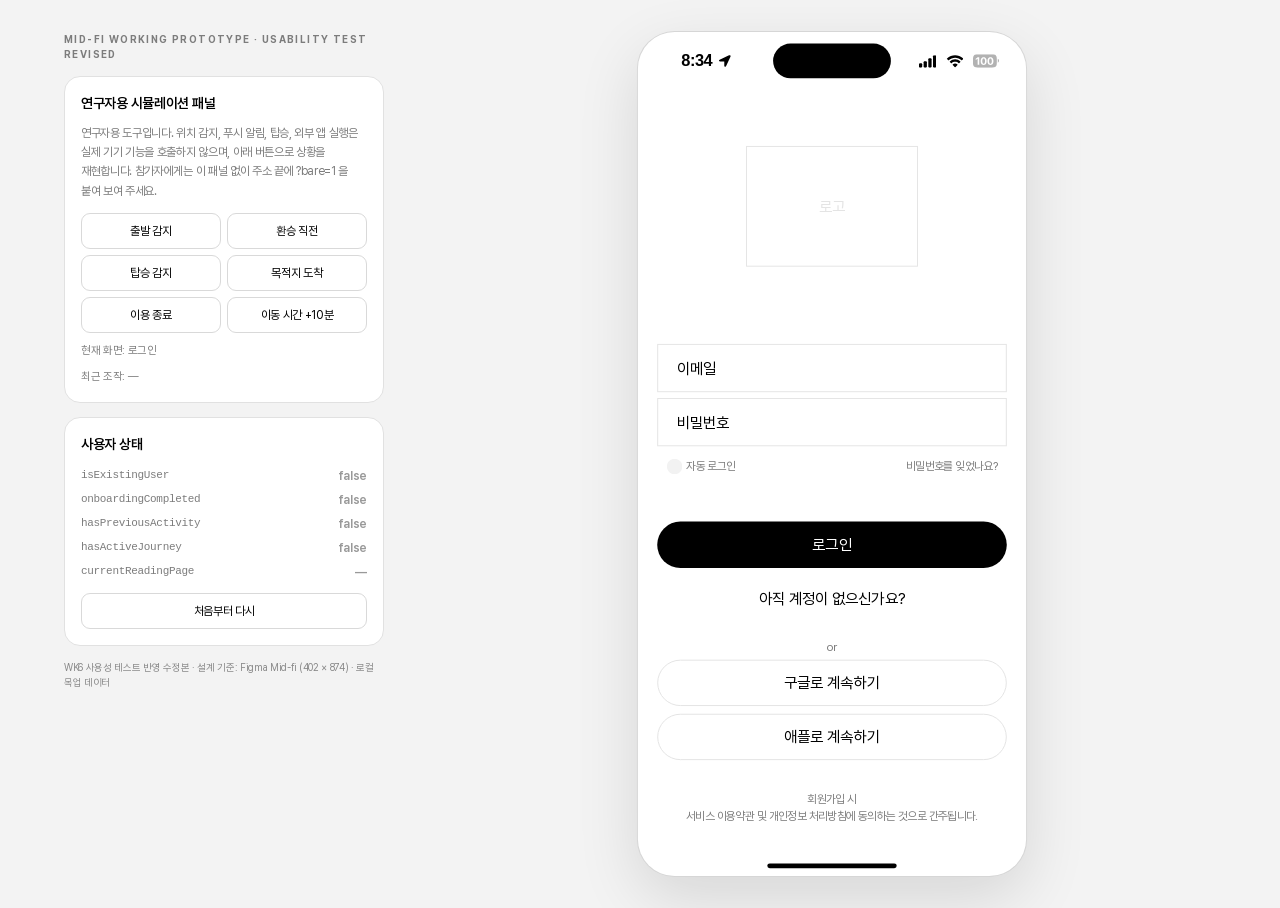
<file: wk6-revised/index.html>
<!doctype html>
<html lang="ko">
<head>
  <meta charset="utf-8">
  <meta name="viewport" content="width=device-width, initial-scale=1, viewport-fit=cover">
  <meta name="theme-color" content="#ffffff">
  <title>이동 중 활동 기록 · WK6 사용성 테스트 반영 수정본</title>
  <link rel="preload" href="./assets/fonts/Pretendard-Regular.woff2" as="font" type="font/woff2" crossorigin>
  <link rel="preload" href="./assets/fonts/Pretendard-Medium.woff2" as="font" type="font/woff2" crossorigin>
  <link rel="preload" href="./assets/fonts/Pretendard-Light.woff2" as="font" type="font/woff2" crossorigin>
  <link rel="preload" href="./assets/images/services/logos.png" as="image">
  <link rel="stylesheet" href="./styles.css">
</head>
<body>
  <div class="workspace">
    <aside class="workbench" id="workbench" aria-label="프로토타입 시뮬레이션">
      <p class="wb-eyebrow">MID-FI WORKING PROTOTYPE · USABILITY TEST REVISED</p>
      <section class="wb-panel">
        <h2>연구자용 시뮬레이션 패널</h2>
        <p class="wb-copy">연구자용 도구입니다. 위치 감지, 푸시 알림, 탑승, 외부 앱 실행은 실제 기기 기능을 호출하지 않으며, 아래 버튼으로 상황을 재현합니다. 참가자에게는 이 패널 없이 주소 끝에 ?bare=1 을 붙여 보여 주세요.</p>
        <div class="wb-grid">
          <button type="button" data-action="sim-depart">출발 감지</button>
          <button type="button" data-action="sim-transfer">환승 직전</button>
          <button type="button" data-action="sim-boarding">탑승 감지</button>
          <button type="button" data-action="sim-destination">목적지 도착</button>
          <button type="button" data-action="end-use">이용 종료</button>
          <button type="button" data-action="sim-time">이동 시간 +10분</button>
        </div>
        <p class="wb-status" id="wb-status">현재 화면: 로그인</p>
        <p class="wb-status" id="wb-log">최근 조작: —</p>
      </section>
      <section class="wb-panel">
        <h2>사용자 상태</h2>
        <dl class="wb-flags" id="wb-flags"></dl>
        <div class="wb-actions">
          <button type="button" data-action="reset">처음부터 다시</button>
        </div>
      </section>
      <p class="wb-note">WK6 사용성 테스트 반영 수정본 · 설계 기준: Figma Mid-fi (402 × 874) · 로컬 목업 데이터</p>
    </aside>

    <main class="preview-area">
      <div class="device" id="device" data-screen="login" data-tone="white">
        <div class="status-bar" aria-label="상태바">
          <div class="sb-left"><span>8:34</span><img src="./assets/icons/login/location.svg" alt="" width="14" height="14"></div>
          <div class="sb-island" aria-hidden="true"></div>
          <div class="sb-right"><span class="sb-signal"><img src="./assets/icons/login/signal.svg" alt="" width="18.5" height="12.5"></span><img class="sb-wifi" src="./assets/icons/login/wifi.svg" alt="Wi-Fi 연결됨" width="18" height="14"><img src="./assets/icons/login/battery.svg" alt="배터리 100%" width="27" height="14"></div>
        </div>
        <div id="island-layer"></div>
        <div id="app-screen" class="app-screen" role="main" aria-live="polite"></div>
        <div id="sheet-layer"></div>
        <div id="app-modal"></div>
        <div id="toast" class="toast" role="status"></div>
        <div class="home-indicator" aria-hidden="true"></div>
      </div>
    </main>
  </div>
  <script src="./core.js"></script>
  <script src="./screens-setup.js"></script>
  <script src="./screens-journey.js"></script>
  <script src="./screens-report.js"></script>
  <script src="./app.js"></script>
</body>
</html>
</file>
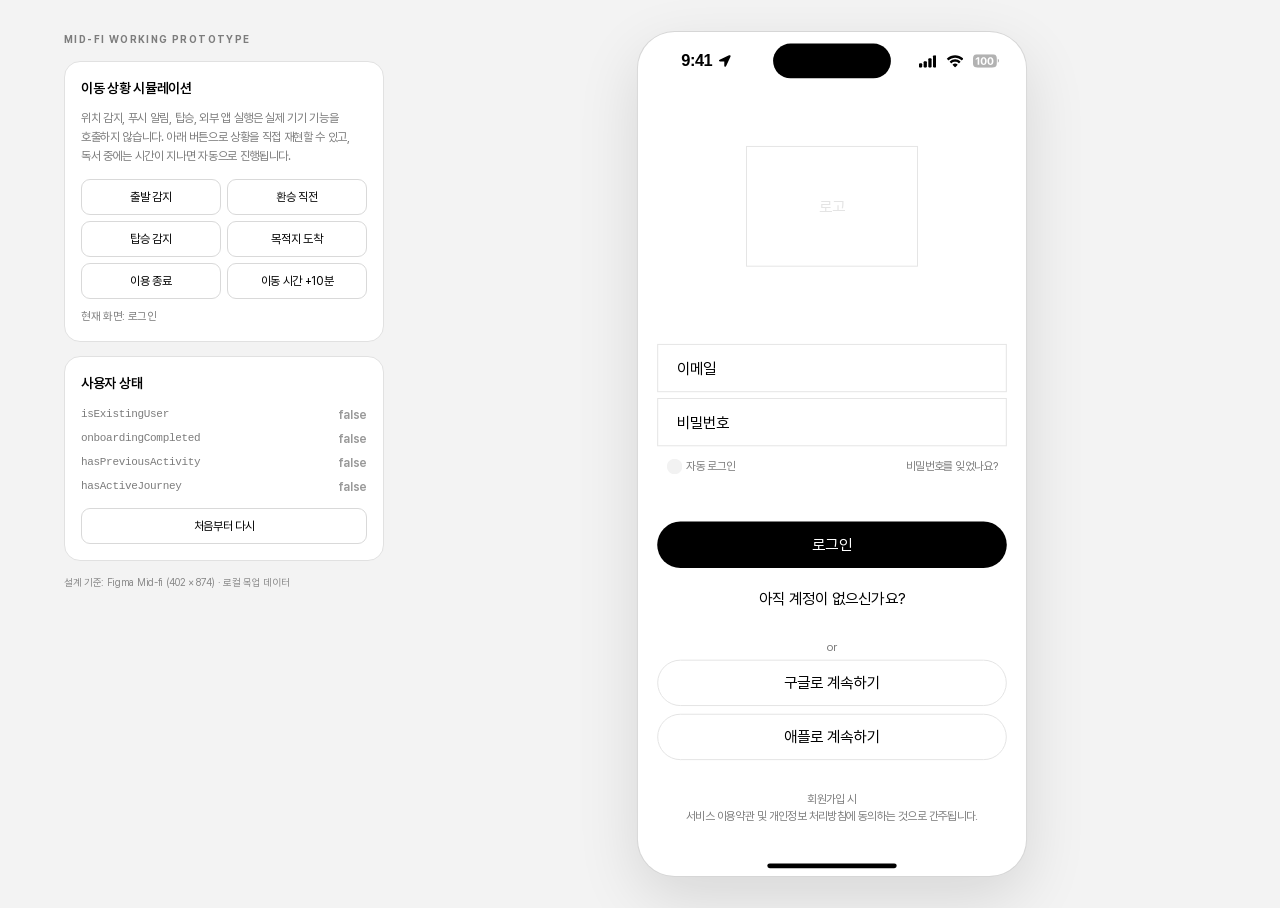
<file: experiments/claude/index.html>
<!doctype html>
<html lang="ko">
<head>
  <meta charset="utf-8">
  <meta name="viewport" content="width=device-width, initial-scale=1, viewport-fit=cover">
  <meta name="theme-color" content="#ffffff">
  <title>이동 중 활동 기록 · Working Prototype</title>
  <link rel="stylesheet" href="./styles.css">
</head>
<body>
  <div class="workspace">
    <aside class="workbench" id="workbench" aria-label="프로토타입 시뮬레이션">
      <p class="wb-eyebrow">MID-FI WORKING PROTOTYPE</p>
      <section class="wb-panel">
        <h2>이동 상황 시뮬레이션</h2>
        <p class="wb-copy">위치 감지, 푸시 알림, 탑승, 외부 앱 실행은 실제 기기 기능을 호출하지 않습니다. 아래 버튼으로 상황을 직접 재현할 수 있고, 독서 중에는 시간이 지나면 자동으로 진행됩니다.</p>
        <div class="wb-grid">
          <button type="button" data-action="sim-depart">출발 감지</button>
          <button type="button" data-action="sim-transfer">환승 직전</button>
          <button type="button" data-action="sim-boarding">탑승 감지</button>
          <button type="button" data-action="sim-destination">목적지 도착</button>
          <button type="button" data-action="end-use">이용 종료</button>
          <button type="button" data-action="sim-time">이동 시간 +10분</button>
        </div>
        <p class="wb-status" id="wb-status">현재 화면: 로그인</p>
      </section>
      <section class="wb-panel">
        <h2>사용자 상태</h2>
        <dl class="wb-flags" id="wb-flags"></dl>
        <div class="wb-actions">
          <button type="button" data-action="reset">처음부터 다시</button>
        </div>
      </section>
      <p class="wb-note">설계 기준: Figma Mid-fi (402 × 874) · 로컬 목업 데이터</p>
    </aside>

    <main class="preview-area">
      <div class="device" id="device" data-screen="login" data-tone="white">
        <div class="status-bar" aria-label="상태바">
          <div class="sb-left"><span>9:41</span><img src="./assets/icons/login/location.svg" alt="" width="14" height="14"></div>
          <div class="sb-island" aria-hidden="true"></div>
          <div class="sb-right"><span class="sb-signal"><img src="./assets/icons/login/signal.svg" alt="" width="18.5" height="12.5"></span><img src="./assets/icons/login/wifi.svg" alt="Wi-Fi 연결됨" width="18" height="14"><img src="./assets/icons/login/battery.svg" alt="배터리 100%" width="27" height="14"></div>
        </div>
        <div id="island-layer"></div>
        <div id="app-screen" class="app-screen" role="main" aria-live="polite"></div>
        <div id="sheet-layer"></div>
        <div id="app-modal"></div>
        <div id="toast" class="toast" role="status"></div>
        <div class="home-indicator" aria-hidden="true"></div>
      </div>
    </main>
  </div>
  <script src="./core.js"></script>
  <script src="./screens-setup.js"></script>
  <script src="./screens-journey.js"></script>
  <script src="./screens-report.js"></script>
  <script src="./app.js"></script>
</body>
</html>
</file>
<file: wk6-revised/styles.css>
/* ==========================================================================
   Working Prototype — styles for the Figma Mid-fi (402 × 874).
   1. foundations  2. shell (device, status bar, islands)  3. shared components
   4. setup screens  5. journey screens  6. wrap-up screens  7. workbench + responsive
   ========================================================================== */

/* ---------- 1. foundations ---------- */
@font-face { font-family: "Pretendard"; src: url("./assets/fonts/Pretendard-Light.woff2") format("woff2"); font-weight: 300; font-display: block; }
@font-face { font-family: "Pretendard"; src: url("./assets/fonts/Pretendard-Regular.woff2") format("woff2"); font-weight: 400; font-display: block; }
@font-face { font-family: "Pretendard"; src: url("./assets/fonts/Pretendard-Medium.woff2") format("woff2"); font-weight: 500; font-display: block; }
@font-face { font-family: "Pretendard"; src: url("./assets/fonts/Pretendard-SemiBold.woff2") format("woff2"); font-weight: 600; font-display: block; }
@font-face { font-family: "Pretendard"; src: url("./assets/fonts/Pretendard-Bold.woff2") format("woff2"); font-weight: 700; font-display: block; }

:root {
  color-scheme: light;
  --ink: #000;
  --muted: #7c7c7c;
  --surf: #f2f2f2;
  --line: #e4e4e4;
  --soft: #bdbdbd;
  --font: Pretendard, "Apple SD Gothic Neo", "Noto Sans KR", "Malgun Gothic", system-ui, sans-serif;
}
* { box-sizing: border-box; }
html, body { margin: 0; min-height: 100%; }
body { background: #f3f3f3; color: var(--ink); font-family: var(--font); font-size: 16px; line-height: 1.5; letter-spacing: -.02em; word-break: keep-all; overflow-wrap: anywhere; -webkit-font-smoothing: antialiased; }
button, input, textarea { font: inherit; color: inherit; letter-spacing: inherit; }
button { padding: 0; border: 0; background: none; cursor: pointer; text-align: inherit; }
button:disabled { cursor: not-allowed; }
button:focus-visible, input:focus-visible, textarea:focus-visible { outline: 2px solid var(--muted); outline-offset: 2px; }
h1, h2, h3, p, dl, dd { margin: 0; }
img { display: block; }

/* ---------- 2. shell ---------- */
.workspace { min-height: 100vh; display: grid; grid-template-columns: minmax(260px, 320px) 1fr; gap: clamp(24px, 5vw, 72px); align-items: start; padding: 32px clamp(20px, 5vw, 80px); }
.preview-area { display: flex; justify-content: center; min-width: 0; }
.device { position: relative; width: 402px; height: 874px; overflow: hidden; border-radius: 38px; background: #fff; box-shadow: 0 0 0 1px #d6d6d6, 0 22px 65px rgba(0,0,0,.12); transition: background .15s ease; }
.device[data-tone="gray"] { background: var(--surf); }
.status-bar { position: absolute; inset: 0 0 auto; z-index: 60; height: 60px; display: grid; grid-template-columns: 1fr 122px 1fr; pointer-events: none; }
.sb-left, .sb-right { display: flex; align-items: center; justify-content: center; min-width: 0; }
.sb-left { gap: 4px; }
.sb-left > span { min-width: 35px; height: 14px; white-space: nowrap; font-family: -apple-system, BlinkMacSystemFont, "SF Pro", sans-serif; font-size: 17px; font-weight: 590; line-height: 14px; letter-spacing: -.5px; text-align: center; }
.sb-island { height: 36px; margin-top: 12px; border-radius: 32px; background: #000; }
.sb-right { gap: 10px; }
.status-bar img { max-width: none; flex-shrink: 0; }
.sb-signal { position: relative; width: 18px; height: 14px; flex: 0 0 18px; }
.sb-signal img { position: absolute; top: 1px; left: 0; }
.app-screen { position: absolute; inset: 0; z-index: 1; overflow-x: hidden; overflow-y: auto; scrollbar-width: none; overscroll-behavior: contain; }
.app-screen::-webkit-scrollbar { display: none; }
#sheet-layer, #app-modal { position: absolute; inset: 0; z-index: 20; pointer-events: none; }
#app-modal { z-index: 30; }
.home-indicator { position: absolute; left: 50%; bottom: 8px; z-index: 65; width: 134px; height: 5px; margin-left: -67px; border-radius: 3px; background: #000; pointer-events: none; }
.toast { position: absolute; left: 50%; bottom: 92px; z-index: 70; max-width: calc(100% - 40px); padding: 10px 16px; border-radius: 20px; background: #000; color: #fff; font-size: 14px; line-height: 21px; text-align: center; opacity: 0; transform: translate(-50%, 8px); transition: opacity .2s, transform .2s; pointer-events: none; }
.toast.show { opacity: 1; transform: translate(-50%, 0); }

/* dynamic island + live activity + notification banner (drawn above the status bar).
   Numbers come straight from the Figma "수정해야하는 프로토타입 화면들" frames (402 × 874). */
#island-layer { position: absolute; inset: 0 0 auto; z-index: 62; height: 0; }
/* compact pill: 246 × 36, radius 32, padding 7, left group (22px dot + 5px gap + 13px label) / right 13px Medium */
.isl-pill { position: absolute; top: 12px; left: 75px; width: 246px; height: 36px; display: flex; align-items: center; justify-content: space-between; padding: 7px; border-radius: 32px; background: #000; color: #fff; font-size: 13px; line-height: 19px; text-align: left; }
.isl-left { display: flex; align-items: center; gap: 5px; }
.isl-dot { display: grid; place-items: center; flex: 0 0 22px; width: 22px; height: 22px; border-radius: 50%; background: var(--line); }
.isl-dot.has-icon + .isl-label { margin-left: 1px; }
.isl-dot img { width: 14px; height: 14px; }
.isl-label { font-weight: 400; white-space: nowrap; }
.isl-right { font-weight: 500; white-space: nowrap; }
/* transfer banner: 362 × 62, radius 31 — 40px icon circle, 16px Medium title, 12px sub line */
.isl-banner { position: absolute; top: 10px; left: 20px; width: 362px; height: 62px; border-radius: 31px; background: #000; color: #fff; }
.isl-banner-ico { position: absolute; left: 14px; top: 11px; display: grid; place-items: center; width: 40px; height: 40px; border-radius: 50%; background: var(--line); }
.isl-banner-ico img { width: 24px; height: 24px; }
.isl-banner strong { position: absolute; left: 66px; top: 10px; font-size: 16px; font-weight: 500; line-height: 23px; white-space: nowrap; }
.isl-banner small { position: absolute; left: 66px; top: 33px; color: var(--soft); opacity: .8; font-size: 12px; line-height: 17px; white-space: nowrap; }
/* Live Activity (expanded): 362 × 144, radius 32 */
.isl-live { position: absolute; top: 12px; left: 20px; width: 362px; height: 144px; z-index: 1; border-radius: 32px; background: #000; color: #fff; }
.isl-live-top { position: absolute; inset: 0 0 auto; height: 52px; font-size: 12px; line-height: 17px; }
.isl-live-top i { position: absolute; left: 28px; top: 22px; width: 8px; height: 8px; border-radius: 50%; background: #fff; }
.isl-live-top span { position: absolute; left: 42px; top: 16px; }
.isl-live-top time { position: absolute; right: 24px; top: 16px; color: var(--soft); }
.isl-live .isl-logo { background: #fff; position: absolute; left: 24px; top: 60px; }
.isl-live strong { position: absolute; left: 96px; top: 62px; font-size: 16px; font-weight: 500; line-height: 24px; white-space: nowrap; }
.isl-live small { position: absolute; left: 96px; top: 88px; color: var(--soft); font-size: 12px; line-height: 17px; }
.isl-stop { position: absolute; right: 24px; top: 64px; display: grid; place-items: center; width: 48px; height: 48px; border-radius: 50%; background: #fff; }
.isl-stop b { display: block; width: 16px; height: 16px; border-radius: 3px; background: #000; }
.isl-backdrop { position: absolute; top: 0; left: 0; width: 100%; height: 874px; background: transparent; pointer-events: auto; cursor: default; }
/* "다음 역에서 환승해요. 읽던 위치를 저장하고 잠시 멈출까요?" card: 362 × 163, radius 16, 1px #e0e0e0, padding 20, gap 12, bottom 65 */
.isl-sheet { position: absolute; left: 20px; right: 20px; bottom: 65px; display: flex; flex-direction: column; gap: 12px; padding: 20px; border-radius: 16px; background: #fff; box-shadow: inset 0 0 0 1px #e0e0e0; pointer-events: auto; }
.isl-sheet h3 { font-size: 22px; font-weight: 400; line-height: 26px; }
.isl-sheet p { font-size: 16px; line-height: 19px; }
#island-layer .notif { position: absolute; top: 70px; left: 20px; width: calc(100% - 40px); }
/* while the compact pill is shown the status bar re-flows like the Figma frames: clock at the left edge, no Wi-Fi / location icon */
.device[data-island="pill"] .sb-left { justify-content: flex-start; padding-left: 27px; }
.device[data-island="pill"] .sb-left img, .device[data-island="pill"] .sb-wifi { display: none; }
.device[data-island="pill"] .sb-right { justify-content: flex-end; padding-right: 20px; }

/* ---------- 3. shared components ---------- */
/* 밀리의 서재 mark: the first glyph of the services sprite, scaled so the circle fills the box. */
.app-logo { position: relative; display: block; flex: 0 0 auto; overflow: hidden; border-radius: 50%; background: transparent; }
.app-logo > img { position: absolute; left: -38.5%; top: -78.5%; width: 770%; height: 256.7%; max-width: none; }
.btn { display: flex; align-items: center; justify-content: center; width: 100%; height: 52px; padding: 0 20px; border-radius: 32px; font-size: 16px; line-height: 24px; text-align: center; white-space: nowrap; }
.btn-primary { background: #000; color: #fff; }
.btn-secondary { border: 1px solid var(--line); background: #fff; color: #000; }
.btn-text { background: transparent; color: #000; }
.btn:active { opacity: .82; }
.chip-btn { display: inline-flex; align-items: center; padding: 6px 16px; border-radius: 20px; background: #fff; color: #000; font-size: 14px; line-height: 21px; white-space: nowrap; }
.chip-outline { padding: 8px 15px; border: 1px solid var(--line); }
.badge { display: inline-flex; align-self: flex-start; padding: 4px 12px; border-radius: 20px; background: var(--line); color: #000; font-size: 14px; line-height: 21px; white-space: nowrap; }
.badge-white { padding: 2px 10px; background: #fff; font-size: 12px; line-height: 17px; }
.check-circle { display: grid; place-items: center; border-radius: 50%; background: var(--surf); }
.hidden-file { position: absolute; width: 1px; height: 1px; opacity: 0; pointer-events: none; }

/* bottom sheet */
.scrim { position: absolute; inset: 0; background: rgba(0,0,0,.4); pointer-events: auto; }
.sheet { position: absolute; left: 0; right: 0; bottom: 0; display: flex; flex-direction: column; gap: 16px; padding: 34px 20px 34px; border-radius: 32px 32px 0 0; background: #fff; pointer-events: auto; max-height: 100%; overflow-y: auto; scrollbar-width: none; }
.sheet::-webkit-scrollbar { display: none; }
.sheet-handle { position: absolute; top: 12px; left: 50%; width: 41px; height: 4px; margin-left: -20.5px; border-radius: 10px; background: var(--line); }
.sheet-title { font-size: 24px; font-weight: 400; line-height: 32px; }
.sheet-copy { color: var(--muted); font-size: 16px; line-height: 24px; }
.sheet-label { font-size: 16px; font-weight: 500; line-height: 24px; }
.sheet-head h2 { font-size: 24px; font-weight: 400; line-height: 32px; }
.sheet-head p { margin-top: 4px; color: var(--muted); font-size: 16px; line-height: 24px; }
.sheet-actions { display: flex; flex-direction: column; gap: 4px; }
.sheet-center { align-items: stretch; text-align: center; gap: 0; }
.sheet-center .confirm-check { align-self: center; margin-bottom: 18px; }
.sheet-hero { font-size: 24px; font-weight: 400; line-height: 36px; }
.sheet-desc { margin: 4px 0 18px; color: var(--muted); font-size: 16px; line-height: 24px; }
.sheet-confirm { padding-bottom: 46px; }
.sheet-footer .sheet-handle { display: none; }
.sheet-boarding { padding-bottom: 27px; }
.sheet-modal .modal-input { margin-top: 0; }
.modal-list { display: flex; flex-direction: column; gap: 8px; }
.modal-row { display: flex; align-items: center; justify-content: space-between; gap: 12px; width: 100%; min-height: 56px; padding: 8px 16px; border-radius: 0; background: var(--surf); font-size: 16px; line-height: 24px; text-align: left; }
.modal-row small { display: block; color: var(--muted); font-size: 12px; line-height: 17px; }
.modal-row b { font-weight: 500; font-size: 14px; }
.input-field { width: 100%; }
.modal-input { height: 48px; padding: 12px 16px; border: 1px solid var(--line); background: #fff; font-size: 16px; }
.sheet-row { display: flex; align-items: center; gap: 12px; width: 100%; height: 40px; text-align: left; font-size: 16px; line-height: 24px; }
.sheet-row > span { flex: 1; }
.ph-circle { flex: 0 0 auto; width: 40px; height: 40px; border-radius: 50%; background: var(--surf); }
.confirm-check { position: relative; display: grid; place-items: center; width: 72px; height: 72px; }
.confirm-check i { position: absolute; inset: 0; border-radius: 50%; background: var(--surf); }
.confirm-check svg { position: relative; }

/* selectable option rows / cards */
.option-list { display: flex; flex-direction: column; gap: 8px; }
.sheet .option-list { gap: 16px; }
.option { display: flex; align-items: center; gap: 12px; width: 100%; padding: 14px 16px; background: var(--surf); text-align: left; }
.option.selected { padding: 14px 16px; border: 2px solid #000; background: #fff; }
.option > strong { flex: 1; font-size: 16px; font-weight: 400; line-height: 24px; }
.option-copy { display: flex; flex: 1; flex-direction: column; gap: 2px; min-width: 0; }
.option-copy strong { font-size: 16px; font-weight: 500; line-height: 24px; }
.option-copy em { color: var(--muted); font-size: 14px; font-style: normal; line-height: 21px; }
.radio { position: relative; flex: 0 0 24px; width: 24px; height: 24px; border: 1px solid var(--soft); border-radius: 50%; background: #fff; }
.selected > .radio, .radio.is-on { border: 2px solid #000; }
.selected > .radio::after, .radio.is-on::after { content: ""; position: absolute; inset: 4px; border-radius: 50%; background: #000; }
.page-field, .memo-field { display: flex; flex-direction: column; gap: 8px; }
.page-field-label { font-size: 16px; font-weight: 500; line-height: 24px; }
.page-field-box { display: flex; align-items: center; gap: 8px; height: 56px; padding: 0 16px; border: 2px solid #000; background: #fff; }
.page-field-box input { flex: 1; min-width: 0; border: 0; background: transparent; font-size: 24px; font-weight: 500; text-align: right; appearance: textfield; -moz-appearance: textfield; }
.page-field-box input::-webkit-inner-spin-button, .page-field-box input::-webkit-outer-spin-button { appearance: none; margin: 0; }
.page-field-box input:focus-visible { outline: 0; }
.page-field-box b { font-size: 16px; font-weight: 400; }
.memo-field em { color: var(--muted); font-style: normal; font-weight: 400; }
.sheet-record { gap: 14px; padding-bottom: 28px; }
.note-input { width: 100%; min-height: 72px; padding: 12px 16px; border: 1px solid var(--line); background: #fff; font-size: 14px; line-height: 21px; resize: none; }
.book-card { display: flex; align-items: center; gap: 16px; padding: 16px; background: var(--surf); }
.book-card > div { display: flex; flex-direction: column; gap: 2px; min-width: 0; }
.book-card small { display: block; color: var(--muted); font-size: 14px; line-height: 21px; }
.book-card strong { display: block; font-size: 24px; font-weight: 400; line-height: 32px; }

/* fixed-frame screens: children are positioned in device coordinates */
.fx { position: relative; width: 100%; height: 874px; overflow: hidden; }
.fx-back { position: absolute; top: 64px; left: 8px; z-index: 3; display: grid; place-items: center; width: 41px; height: 47px; }
.fx-header { position: absolute; top: 76px; left: 50%; width: 200px; margin-left: -100px; font-size: 16px; font-weight: 500; line-height: 24px; text-align: center; }
.fx-title { position: absolute; top: 116px; left: 20px; right: 20px; font-size: 24px; font-weight: 400; line-height: 32px; }
.fx-desc { position: absolute; top: 160px; left: 20px; right: 20px; color: var(--muted); }
.fx-head { position: absolute; top: 115px; left: 20px; right: 20px; padding: 0 8px; }
.fx-head h2 { font-size: 24px; font-weight: 400; line-height: 32px; }
.fx-head p { margin-top: 4px; color: var(--muted); font-size: 16px; line-height: 24px; }
.fx-cta { position: absolute; left: 20px; right: 20px; bottom: 66px; display: flex; flex-direction: column; gap: 4px; }
.fx-cta .btn-primary + .btn-text { margin: 0; }
.loading-screen .fx-cta { bottom: 122px; }

/* ---------- 4. setup screens (login → onboarding) ---------- */
.screen-content.legacy { position: relative; display: flow-root; margin-top: 60px; min-height: 814px; font-size: 16px; line-height: 24px; letter-spacing: -.02em; color: #000; overflow-wrap: normal; }

.login-screen { display: flex; flex-direction: column; align-items: stretch; padding: 58px 20px 53px; }
.login-logo-space { display: grid; place-items: center; flex: 0 0 125px; width: 178px; height: 125px; margin: 0 auto 80px; border: 1px solid var(--line); color: var(--line); }
.login-fields { display: grid; gap: 6px; }
.login-fields .input-field { height: 50px; padding: 12px 19px; border: 1px solid var(--line); border-radius: 0; background: #fff; color: #000; font-size: 16px; line-height: 24px; }
.login-screen .input-field::placeholder { color: #000; opacity: 1; }
.login-options { display: flex; align-items: center; justify-content: space-between; height: 18px; margin-top: 12px; color: var(--muted); font-size: 12px; line-height: 18px; }
.login-auto { position: relative; display: flex; align-items: center; gap: 4px; height: 18px; padding: 0 10px; cursor: pointer; }
.login-auto input { position: absolute; inset: 0; width: 100%; height: 100%; margin: 0; opacity: 0; cursor: pointer; }
.login-auto img { width: 16px; height: 16px; }
.login-auto:has(input:checked) img { filter: brightness(.55); }
.login-options .text-link { height: 18px; padding: 0 10px; color: var(--muted); font-size: 12px; line-height: 18px; }
.login-submit, .signup-prompt, .login-social { display: flex; flex-shrink: 0; justify-content: center; align-items: center; width: 100%; height: 48px; padding: 12px 20px; font-size: 16px; line-height: 24px; }
.login-submit { margin-top: 48px; border-radius: 32px; background: #000; color: #fff; }
.signup-prompt { margin-top: 8px; background: transparent; color: #000; }
.login-or { height: 18px; margin: 17px 0 4px; color: var(--muted); font-size: 12px; line-height: 18px; text-align: center; }
.login-social { border: 1px solid var(--line); border-radius: 32px; background: #fff; color: #000; }
.login-apple { margin-top: 8px; }
.login-terms { margin: 31px -8px 0; color: var(--muted); font-size: 12px; line-height: 18px; text-align: center; }

/* places */
.source-favorites-screen { overflow: hidden; }
.source-place-map { position: absolute; inset: -60px 0 0; height: 874px; overflow: hidden; background: #fff; }
.source-place-map > img { position: absolute; width: 276.19%; height: 225.58%; left: -176.08%; top: -29.03%; max-width: none; opacity: .5; }
.source-place-head { position: relative; height: 229px; padding: 0 28px; border-radius: 0 0 24px 24px; background: #fff; }
.source-place-head h2 { margin: 0 0 4px; font-size: 24px; line-height: 36px; font-weight: 400; letter-spacing: -.02em; }
.source-place-head p { color: var(--muted); }
.source-place-search { display: flex; gap: 8px; height: 48px; margin-top: 32px; }
.source-place-search label { display: flex; align-items: center; gap: 8px; min-width: 0; flex: 1; padding: 12px 16px; border-radius: 10px; background: var(--surf); }
.source-place-search label > button { flex: 0 0 24px; width: 24px; height: 24px; }
.source-place-search img, .source-place-row img { max-width: none; }
.source-place-search input { width: 100%; min-width: 0; height: 24px; padding: 0; border: 0; background: transparent; }
.source-place-search input::placeholder { color: var(--muted); opacity: 1; }
.source-current-location { display: grid; place-items: center; flex: 0 0 48px; width: 48px; height: 48px; border: 1px solid var(--line); border-radius: 12px; background: #fff; }
.source-place-marker { position: absolute; top: 288px; left: calc(50% - 36px); max-width: none; }
.source-place-sheet { position: relative; margin-top: 140px; height: 445px; overflow-y: auto; scrollbar-width: none; padding: 21px 20px 110px; border-radius: 24px 24px 0 0; background: #fff; }
.source-place-sheet h3 { margin: 0 10px; font: inherit; }
.source-place-row { position: relative; display: flex; align-items: center; gap: 11px; width: 100%; height: 80px; padding: 0 10px; color: #000; text-align: left; }
.source-place-row:not(:last-child)::after { content: ""; position: absolute; inset: auto 0 0; height: 1px; background: var(--line); }
.source-place-icon { display: grid; place-items: center; flex: 0 0 48px; width: 48px; height: 48px; border: 1px solid var(--line); border-radius: 12px; }
.source-place-icon.has-place { background: var(--line); }
.source-place-row strong { display: block; font-weight: 400; line-height: 24px; }
.source-place-row small { display: block; color: var(--muted); font-size: 14px; line-height: 21px; }
.source-add-screen { overflow: hidden; background: #fff; }
.source-add-map { position: absolute; inset: -60px 0 0; height: 874px; overflow: hidden; }
.source-add-map > img { position: absolute; width: 116.13%; height: 94.85%; left: -8.14%; top: -3.19%; max-width: none; opacity: .5; }
.source-add-area { position: absolute; top: 197.8px; left: 41.3px; max-width: none; }
.source-add-head { position: relative; height: 73px; padding: 11px 28px 14px; border-radius: 0 0 24px 24px; background: #fff; }
.source-add-head .source-place-search { margin: 0; }
.source-add-pin { position: absolute; top: 309px; left: calc(50% - 20px); }
.source-add-sheet { position: relative; height: 328px; margin-top: 413px; padding: 21px 20px 0; border-radius: 24px 24px 0 0; background: #fff; }
.source-add-sheet h2 { color: var(--muted); font-size: 16px; line-height: 24px; font-weight: 400; text-align: center; }
.source-add-address { display: flex; align-items: center; justify-content: space-between; gap: 12px; width: 100%; margin-top: 16px; padding: 14px 16px; border: 2px solid transparent; background: var(--surf); text-align: left; }
.source-add-address.is-selected { border-color: #000; background: #fff; }
.source-add-address > span { min-width: 0; }
.source-add-address strong { display: block; font-weight: 500; line-height: 24px; }
.source-add-address small { display: block; color: var(--muted); font-size: 14px; line-height: 21px; }
.source-add-address > b { flex-shrink: 0; padding: 8px 16px; border-radius: 20px; background: #000; color: #fff; font-size: 14px; font-weight: 500; line-height: 21px; }
.source-add-address.is-selected > b { background: var(--line); color: #000; }
.source-add-back { position: absolute; top: 85px; left: 20px; z-index: 3; padding: 6px 14px; border-radius: 20px; background: #fff; box-shadow: 0 1px 4px rgba(0,0,0,.18); font-size: 14px; line-height: 21px; }
.source-add-cta { position: absolute; left: 20px; right: 20px; bottom: 34px; }

/* activities / progress / services / account / permissions */
.source-activities-screen, .source-progress-screen, .source-services-screen, .source-service-search-screen, .source-account-screen, .source-permissions-screen { padding: 0 20px 88px; }
/* primary CTA: always the last element at the bottom of the screen (sticky, so it also works when the content scrolls) */
.legacy.has-cta { display: flex; flex-direction: column; padding-bottom: 0; }
.legacy.has-cta > * { flex-shrink: 0; }
.setup-cta { position: sticky; bottom: 0; z-index: 5; margin: auto -20px 0; padding: 14px 20px 34px; background: linear-gradient(to bottom, rgba(255,255,255,0), #fff 14px); }
.source-favorites-screen .setup-cta { position: absolute; left: 0; right: 0; bottom: 0; margin: 0; }
.btn[aria-disabled="true"], .btn:disabled { background: var(--line); color: var(--muted); cursor: not-allowed; }
[hidden] { display: none !important; }
.source-setup-top { display: flex; align-items: center; gap: 14px; height: 22px; margin-bottom: 19px; }
.setup-back { display: grid; place-items: center start; flex: 0 0 auto; width: 24px; height: 40px; margin-left: 3px; padding: 0; }
.setup-bar { display: flex; flex: 1; gap: 4px; min-width: 0; }
.setup-bar i { flex: 1; height: 3px; border-radius: 2px; background: #ececec; }
.setup-bar i.on { background: #111; }
.setup-bar-spacer { flex: 1; }
.setup-count { flex: 0 0 auto; min-width: 36px; color: var(--muted); font-size: 13px; line-height: 19px; text-align: right; white-space: nowrap; font-variant-numeric: tabular-nums; }
.source-place-head .source-setup-top { margin: 0 -8px 19px; }
.source-setup-heading { padding: 0 8px; }
.source-setup-heading h2 { margin: 0 0 4px; font-size: 24px; line-height: 36px; font-weight: 400; }
.source-setup-heading p { color: var(--muted); }
.source-activity-picker { display: grid; grid-template-columns: repeat(2, minmax(0, 1fr)); gap: 10px 8px; margin-top: 40px; }
.source-activity-chip { display: flex; align-items: center; gap: 8px; min-width: 0; height: 46px; padding: 8px 15px; border: 1px solid var(--line); border-radius: 32px; background: #fff; font-size: 14px; line-height: 21px; text-align: left; }
.source-activity-chip img { flex: 0 0 24px; max-width: none; }
.source-activity-chip:nth-child(4n+5), .source-activity-chip:nth-child(4n+6) { margin-top: 4px; }
.source-activity-chip.selected { background: var(--line); border-color: var(--muted); }
.source-activity-add { grid-column: 1 / -1; justify-content: center; margin-top: 4px; }
.source-progress-list { margin-top: 32px; }
.source-progress-card { position: relative; height: 175px; padding: 0 16px; }
.source-progress-card:not(:last-child)::after { content: ""; position: absolute; top: 160px; left: 0; right: 0; height: 1px; background: var(--line); }
.source-progress-title { display: flex; align-items: flex-end; justify-content: space-between; height: 25px; }
.source-progress-title > span { display: flex; align-items: center; gap: 16px; line-height: 24px; }
.source-progress-title button { display: block; width: 44px; height: 25px; }
.source-progress-name { display: block; width: 100%; height: 47px; margin-top: 20px; padding: 12px 19px; border: 1px solid var(--line); border-radius: 0; background: #fff; font-size: 14px; line-height: 21px; }
.source-progress-screen input::placeholder { color: var(--muted); opacity: 1; }
.source-progress-position { display: flex; align-items: center; justify-content: space-between; gap: 8px; height: 39px; margin-top: 20px; }
.source-progress-position > label { color: var(--muted); font-size: 14px; line-height: 21px; }
.source-progress-position > span { display: flex; align-items: center; gap: 8px; }
.source-progress-position input { height: 39px; padding: 8px 15px; border: 1px solid var(--line); border-radius: 0; background: #fff; font-size: 14px; line-height: 21px; text-align: right; appearance: textfield; -moz-appearance: textfield; }
.source-progress-position input::-webkit-inner-spin-button, .source-progress-position input::-webkit-outer-spin-button { appearance: none; margin: 0; }
.source-progress-book { width: 59px; }
.source-progress-ott { width: 51px; }
.source-progress-work { width: 155px; }
.source-service-list { margin-top: 30px; }
.source-service-group { position: relative; height: 176px; padding: 0 16px; }
.source-service-group:not(:last-child)::after { content: ""; position: absolute; top: 158px; left: 0; right: 0; height: 1px; background: var(--line); }
.source-service-group h3 { display: flex; align-items: center; gap: 16px; height: 24px; font: inherit; }
.source-service-grid { display: grid; grid-template-columns: repeat(3, minmax(0, 1fr)); gap: 8px; margin-top: 20px; }
.source-service-card { position: relative; display: flex; flex-direction: column; align-items: center; justify-content: center; gap: 10px; min-width: 0; height: 102px; padding: 19px 0; border: 1px solid var(--line); background: #fff; font-size: 14px; line-height: 21px; }
.source-service-card > span:last-of-type { white-space: nowrap; }
.source-service-logo { position: relative; display: block; flex: 0 0 32px; width: 32px; height: 32px; overflow: hidden; }
.source-service-logo > img { position: absolute; width: 628.21%; height: 209.4%; max-width: none; top: -56.33%; }
.source-service-logo.coupang > img { width: 190.23%; height: 126.82%; left: -45.66%; top: -14.95%; }
.source-service-remove { position: absolute; top: 3px; right: 4px; }
.source-service-add { background: var(--surf); justify-content: space-between; }
.source-search-back { display: block; height: 21px; margin: 15px 0; padding: 0 30px; color: var(--muted); font-size: 14px; line-height: 21px; }
.source-service-search { display: flex; align-items: center; gap: 8px; height: 48px; padding: 12px 16px; border-radius: 10px; background: var(--surf); }
.source-service-search input { width: 100%; min-width: 0; padding: 0; border: 0; background: transparent; }
#source-service-results { margin-top: 35px; }
.source-service-result { display: flex; align-items: center; gap: 20px; width: 100%; height: 32px; margin-bottom: 12px; padding: 0 20px; border: 0; border-radius: 8px; text-align: left; }
.source-service-result[aria-pressed="true"] { background: var(--surf); }
.source-service-result > span:nth-last-child(2) { display: flex; flex: 1; flex-direction: column; gap: 2px; }
.source-service-result small { display: none; }
.source-service-result > img { flex-shrink: 0; }
.source-service-search-screen { padding-bottom: 24px; }
#source-service-selection-footer { position: sticky; bottom: 0; z-index: 1; margin-top: 28px; padding: 16px 0; background: #fff; }
.source-service-register { display: block; width: 100%; height: 52px; border-radius: 32px; background: #000; color: #fff; font-size: 16px; line-height: 24px; text-align: center; }
.source-service-register:disabled { background: var(--line); color: var(--muted); }
.source-account-fields { position: relative; margin-top: 36px; padding: 0 8px; }
.source-account-field { display: flex; flex-direction: column; gap: 8px; margin-bottom: 24px; font-size: 16px; line-height: 24px; }
.source-account-field input { width: 100%; height: 47px; padding: 12px 19px; border: 1px solid var(--line); border-radius: 0; background: #fff; font-size: 14px; line-height: 21px; }
.source-account-field input::placeholder { color: var(--muted); opacity: 1; }
.source-account-field small { color: var(--muted); font-size: 14px; line-height: 21px; }
.source-account-password { margin-bottom: 20px; }
.source-account-field input.has-error { border-color: #c62828; }
.field-hint { color: #c62828; font-size: 12px; font-style: normal; line-height: 18px; }
.source-permission-intro { margin-top: 4px; text-align: center; }
.source-permission-intro > span { display: block; color: var(--muted); font-size: 14px; line-height: 21px; }
.source-permission-intro h2 { margin: 4px 0; font-size: 24px; line-height: 36px; font-weight: 400; }
.source-permission-intro p { color: var(--muted); }
.source-permission-list { display: grid; gap: 8px; margin-top: 40px; }
.source-permission-row { display: flex; align-items: center; gap: 16px; width: 100%; height: 102px; padding: 16px 32px 16px 16px; background: var(--surf); text-align: left; }
.source-permission-row > img { flex-shrink: 0; max-width: none; }
.source-permission-row > span { flex: 1; min-width: 0; }
.source-permission-row strong { display: block; margin-bottom: 4px; font-weight: 400; line-height: 24px; }
.source-permission-row small { display: block; color: var(--muted); font-size: 14px; line-height: 21px; }
.source-permission-check.unchecked { opacity: .2; }
.source-notification-row { height: 104px; padding: 16px; border: 1px solid var(--surf); background: #fff; }
.source-notification-row > button { flex-shrink: 0; padding: 8px 12px; border-radius: 20px; background: var(--line); font-size: 14px; line-height: 21px; }

/* ---------- 5. journey screens ---------- */
/* home */
.home-content { position: absolute; top: 84px; left: 20px; right: 20px; display: flex; flex-direction: column; gap: 24px; }
.home-greeting { font-size: 24px; font-weight: 400; line-height: 32px; }
.home-card { display: flex; flex-direction: column; gap: 16px; padding: 20px; background: var(--surf); }
.home-card-head { display: flex; align-items: center; justify-content: space-between; }
.home-card-head h3, .home-places h3 { font-size: 16px; font-weight: 500; line-height: 24px; }
.home-card-body { display: flex; align-items: center; gap: 16px; min-height: 101px; }
.home-card-body > div { display: flex; flex-direction: column; gap: 2px; min-width: 0; }
.home-card-head .chip-btn { justify-content: center; width: 96px; padding: 6px 0; }
.home-card-body small { color: var(--muted); font-size: 14px; line-height: 21px; }
.home-card-body strong { font-size: 24px; font-weight: 400; line-height: 32px; }
.home-empty { display: flex; flex-direction: column; align-items: center; gap: 6px; padding: 16px 0 8px; text-align: center; }
.home-empty strong { margin-top: 2px; font-size: 16px; font-weight: 400; line-height: 24px; }
.home-empty small { color: var(--muted); font-size: 14px; line-height: 21px; }
.home-places { display: flex; flex-direction: column; gap: 12px; }
.place-card { display: flex; flex-direction: column; align-self: flex-start; gap: 6px; min-width: 172px; max-width: 100%; min-height: 144px; padding: 16px; background: var(--surf); text-align: left; }
.route-empty { padding: 16px; background: var(--surf); color: var(--muted); font-size: 14px; line-height: 21px; }
.home-card-body small.home-resume { color: #000; font-weight: 500; }
.place-icon { display: block; flex: 0 0 36px; width: 36px; height: 36px; border: 1px solid var(--line); border-radius: 50%; background: #fff; }
.place-card strong { font-size: 16px; font-weight: 500; line-height: 24px; }
.place-card small { color: var(--muted); font-size: 12px; line-height: 17px; }
.home-start { position: absolute; top: 640px; left: 20px; width: calc(100% - 40px); }
.tabbar { position: absolute; inset: auto 0 0; height: 100px; display: grid; grid-template-columns: repeat(4, 1fr); padding-top: 17px; border-top: 1px solid var(--line); background: #fff; }
.tab-item { position: absolute; top: 12px; display: flex; flex-direction: column; align-items: center; gap: 4px; width: 64px; text-align: center; }
.tab-dot { display: grid; place-items: center; width: 50px; height: 50px; border-radius: 50%; background: var(--surf); }
.tab-item small { color: var(--muted); font-size: 11px; line-height: 14px; }
.tab-item:nth-child(1) { left: 22px; } .tab-item:nth-child(2) { left: 121.5px; } .tab-item:nth-child(3) { left: 220px; } .tab-item:nth-child(4) { left: 318px; }
.search-input { display: flex; align-items: center; gap: 12px; height: 48px; padding: 0 16px; border-radius: 12px; background: var(--surf); }
.search-input input { flex: 1; min-width: 0; border: 0; background: transparent; color: #000; }
.search-input input::placeholder { color: var(--muted); opacity: 1; }
.place-results { display: flex; flex-direction: column; gap: 16px; }
.place-result { display: flex; align-items: center; gap: 12px; width: 100%; height: 40px; text-align: left; font-size: 16px; line-height: 24px; }
.place-result .ph-circle { background: var(--line); }
.place-result[aria-pressed="true"] { font-weight: 500; }
.place-result[aria-pressed="true"] .ph-circle { background: #000; }
.sheet-tall { max-height: 96%; }

/* route */
.place-row { position: absolute; top: 176px; left: 20px; right: 20px; height: 72px; display: flex; align-items: center; gap: 16px; }
.place-circle { display: grid; place-items: center; flex: 0 0 72px; width: 72px; height: 72px; border-radius: 50%; background: var(--surf); }
.place-row > div { flex: 1; min-width: 0; }
.place-row strong { display: block; font-size: 24px; font-weight: 400; line-height: 32px; }
.place-row small { display: block; overflow: hidden; color: var(--muted); font-size: 16px; line-height: 24px; text-overflow: ellipsis; white-space: nowrap; }
.route-head { position: absolute; top: 276px; left: 20px; right: 20px; display: flex; align-items: center; justify-content: space-between; }
.route-head h3 { font-size: 16px; font-weight: 500; line-height: 24px; }
.route-head button { color: var(--muted); font-size: 14px; line-height: 21px; }
.route-card { position: absolute; top: 320px; left: 20px; right: 20px; height: 414px; display: flex; flex-direction: column; gap: 4px; padding: 16px; border: 1px solid var(--line); border-radius: 10px; background: #fff; }
.route-card strong { display: block; font-size: 24px; font-weight: 700; line-height: 32px; }
.route-card > span { display: block; color: var(--muted); font-size: 14px; line-height: 21px; }
.route-card img { width: 250px; height: auto; margin: 0 auto; }
.route-list { position: absolute; top: 320px; left: 20px; right: 20px; display: flex; flex-direction: column; gap: 8px; }
.route-option { display: flex; align-items: center; justify-content: space-between; gap: 12px; padding: 16px; background: var(--surf); text-align: left; }
.route-option.selected { border: 2px solid #000; background: #fff; padding: 14px; }
.route-option strong { display: block; font-size: 16px; font-weight: 500; line-height: 24px; }
.route-option small { color: var(--muted); font-size: 12px; line-height: 17px; }
.route-option b { font-size: 16px; font-weight: 500; }
.route-link { display: flex; align-items: center; gap: 12px; width: 100%; text-align: left; }
.route-link > span { display: flex; flex-direction: column; gap: 2px; }
.route-link > span { flex: 1; }
.route-link strong { display: block; font-size: 16px; font-weight: 500; line-height: 24px; }
.route-link small { display: block; color: var(--muted); font-size: 12px; line-height: 17px; }
.map-list { position: absolute; top: 236px; left: 20px; right: 20px; }
.map-list .option { padding: 20px 16px; }
.map-list .option.selected { padding: 20px 14px; }

/* activity choice / start / loading */
.choice-list { position: absolute; top: 256px; left: 20px; right: 20px; }
.option-card { height: 110px; padding: 0 16px; gap: 12px; }
.option-card.selected { padding: 0 14px; }
.option-card .option-copy em { font-size: 12px; line-height: 17px; }
.option-card .option-copy small { color: var(--muted); font-size: 14px; line-height: 21px; }
.option-card .option-copy strong { font-size: 24px; font-weight: 400; line-height: 32px; }
.start-circle { position: absolute; top: 152px; left: 50%; display: grid; place-items: center; width: 104px; height: 104px; margin-left: -52px; border-radius: 50%; background: var(--surf); }
.start-copy { position: absolute; top: 289px; left: 20px; right: 20px; text-align: center; }
.start-copy h2 { font-size: 24px; font-weight: 400; line-height: 36px; }
.start-copy p { margin-top: 4px; color: var(--muted); }
.trip-card { position: absolute; top: 470px; left: 20px; right: 20px; display: flex; flex-direction: column; gap: 24px; padding: 20px; background: var(--surf); }
.trip-card > div { display: flex; align-items: flex-start; gap: 16px; }
.trip-card .dot { flex: 0 0 14px; width: 14px; height: 14px; margin-top: 0; border-radius: 50%; background: #000; }
.trip-card > div > span { display: flex; flex-direction: column; }
.trip-card small { color: var(--muted); font-size: 14px; line-height: 21px; }
.trip-card strong { font-size: 16px; font-weight: 500; line-height: 24px; }
.trip-line { position: absolute; top: 34px; left: 26px; width: 2px; height: 66px; background: #000; }
.loading-circle, .wait-circle { position: absolute; left: 50%; display: grid; place-items: center; border-radius: 50%; background: var(--surf); }
.loading-circle { top: 227px; width: 210px; height: 210px; margin-left: -105px; }
.loading-copy, .wait-copy { position: absolute; left: 20px; right: 20px; text-align: center; }
.loading-copy { top: 492px; }
.loading-copy h2, .wait-copy h2 { font-size: 24px; font-weight: 400; line-height: 36px; }
.loading-copy p, .wait-copy p { margin-top: 4px; color: var(--muted); }
.wait-circle { top: 190px; width: 104px; height: 104px; margin-left: -52px; }
.wait-copy { top: 316px; }
.wait-hint { margin-top: 12px; color: #000; font-size: 14px; line-height: 21px; }
.wait-saved { position: absolute; top: 566px; left: 20px; right: 20px; display: flex; align-items: center; gap: 12px; padding: 14px 16px; background: var(--surf); }
.wait-saved > span { display: flex; flex-direction: column; min-width: 0; }
.wait-saved strong { font-size: 16px; font-weight: 500; line-height: 24px; }
.wait-saved small { color: var(--muted); font-size: 14px; line-height: 21px; }
.wait-copy .dots { letter-spacing: 0; font-weight: 700; }

/* reader (simulated external app) */
.reader-title { position: absolute; top: 72px; left: 50%; width: 200px; margin-left: -100px; font-size: 16px; font-weight: 500; line-height: 24px; text-align: center; }
.reader-app { position: absolute; top: 98px; left: 50%; width: 200px; margin-left: -100px; color: var(--muted); font-size: 12px; line-height: 17px; text-align: center; }
.skeleton { position: absolute; left: 20px; display: block; height: 10px; border-radius: 5px; background: var(--surf); max-width: calc(100% - 40px); }
.reader-note { position: absolute; top: 700px; left: 0; width: 100%; color: var(--muted); font-size: 14px; line-height: 21px; text-align: center; }
.reader-badge { position: absolute; top: 292px; left: 20px; }

/* notification banners */
.notif { display: flex; align-items: flex-start; gap: 12px; padding: 16px; border: 1px solid var(--line); border-radius: 24px; background: #fff; text-align: left; pointer-events: auto; }
.notif > span:last-child { display: flex; flex: 1; flex-direction: column; gap: 2px; min-width: 0; }
.notif-head { display: flex; align-items: center; justify-content: space-between; }
.notif-head b { font-size: 14px; font-weight: 500; line-height: 21px; }
.notif-head time { color: var(--muted); font-size: 12px; line-height: 17px; }
.notif strong { font-size: 16px; font-weight: 500; line-height: 24px; }
.notif-body { color: var(--muted); font-size: 16px; line-height: 24px; }
.lock-date { position: absolute; top: 96px; left: 0; width: 100%; font-size: 20px; line-height: 30px; text-align: center; }
.lock-time { position: absolute; top: 118px; left: 0; width: 100%; color: var(--muted); font-size: 108px; font-weight: 600; line-height: 1.1; letter-spacing: -.02em; text-align: center; }
.notif-lock { position: absolute; top: 382px; left: 20px; right: 20px; background: var(--surf); }
.lock-key { position: absolute; top: 748px; width: 72px; height: 72px; border: 1px solid var(--line); border-radius: 50%; background: var(--surf); }
.lock-left { left: 32px; }
.lock-right { right: 33px; }

/* saved / arrival */
.saved-screen .check-circle { position: absolute; top: 182px; left: 50%; width: 84px; height: 84px; margin-left: -42px; }
.saved-title { position: absolute; top: 301px; left: 20px; right: 20px; font-size: 24px; font-weight: 400; line-height: 36px; text-align: center; }
.saved-screen .book-card { position: absolute; top: 420px; left: 20px; right: 20px; }
.saved-memo { position: absolute; top: 530px; left: 20px; right: 20px; color: var(--muted); font-size: 14px; line-height: 21px; text-align: center; }
.arrival-screen .check-small { position: absolute; top: 120px; left: 50%; width: 60px; height: 60px; margin-left: -30px; }
.arrival-title { position: absolute; top: 196px; left: 20px; right: 20px; font-size: 24px; font-weight: 400; line-height: 36px; text-align: center; }
.arrival-desc { position: absolute; top: 236px; left: 20px; right: 20px; color: var(--muted); text-align: center; }
.book-card-compact { position: absolute; top: 292px; left: 20px; right: 20px; }
.arrival-facts { position: absolute; top: 412px; left: 20px; right: 20px; }
.arrival-facts > div { display: flex; align-items: center; justify-content: space-between; height: 24px; margin-bottom: 12px; }
.arrival-facts dt { color: var(--muted); }
.arrival-facts dd { font-weight: 500; }
.arrival-facts::after { content: ""; position: absolute; top: 116px; left: 0; right: 0; height: 1px; background: var(--line); }
.arrival-q { position: absolute; top: 548px; left: 20px; right: 20px; font-size: 16px; font-weight: 500; line-height: 24px; }
.arrival-screen .rating-row { position: absolute; top: 614px; left: 20px; right: 20px; }
.arrival-screen .rating-labels { position: absolute; top: 670px; left: 20px; right: 20px; margin-top: 0; }
.rating-row { display: flex; gap: 8px; }
.rating-row button { flex: 1; height: 48px; border: 1px solid var(--line); border-radius: 32px; background: #fff; font-size: 16px; line-height: 24px; text-align: center; }
.rating-row button[aria-pressed="true"] { border: 2px solid #000; }
.rating-labels { display: flex; justify-content: space-between; margin-top: 8px; color: var(--muted); font-size: 12px; line-height: 17px; }

/* ---------- 6. wrap-up screens ---------- */
.rec-title { position: absolute; top: 124px; left: 20px; right: 20px; font-size: 24px; font-weight: 400; line-height: 32px; }
.rec-label { color: var(--muted); font-size: 14px; line-height: 21px; }
.rec-l1 { position: absolute; top: 216px; left: 20px; }
.rec-activity { position: absolute; top: 244px; left: 20px; right: 20px; height: 64px; display: flex; align-items: center; gap: 12px; padding: 0 16px; background: var(--surf); }
.rec-activity strong { font-size: 16px; font-weight: 500; line-height: 24px; }
.rec-l2 { position: absolute; top: 326px; left: 20px; }
.rec-progress { position: absolute; top: 354px; left: 20px; right: 20px; display: grid; grid-template-columns: 161px 39px minmax(0, 1fr); align-items: center; height: 56px; }
.rec-progress .tile { display: grid; place-items: center; height: 56px; background: var(--surf); }
.rec-progress > span { text-align: center; }
.tile-input { width: 100%; height: 56px; padding: 0 16px; border: 1px solid var(--line); background: #fff; text-align: center; }
.tile-input::placeholder { color: var(--muted); opacity: 1; }
.tile-wrap { position: relative; display: block; }
.tile-wrap .tile-input { padding-right: 40px; appearance: textfield; -moz-appearance: textfield; }
.tile-wrap .tile-input::-webkit-inner-spin-button, .tile-wrap .tile-input::-webkit-outer-spin-button { appearance: none; margin: 0; }
.tile-wrap b { position: absolute; right: 16px; top: 50%; transform: translateY(-50%); font-weight: 400; }
.rec-option { position: absolute; top: 418px; left: 20px; right: 20px; }
.photo-option { display: flex; align-items: center; justify-content: space-between; gap: 12px; width: 100%; height: 75px; padding: 14px 16px; background: var(--surf); text-align: left; }
.photo-option.is-open { display: block; height: auto; padding: 0; border: 2px solid #000; background: #fff; }
.photo-head { display: flex; align-items: center; justify-content: space-between; gap: 12px; width: 100%; height: 75px; padding: 14px 16px; background: var(--surf); text-align: left; }
.photo-body { display: flex; flex-direction: column; align-items: center; justify-content: center; gap: 8px; height: 140px; color: var(--muted); font-size: 14px; line-height: 21px; }
.photo-body img { max-width: 100%; max-height: 124px; object-fit: contain; }
.photo-ph { display: block; width: 56px; height: 56px; background: var(--surf); }
.radio-ring { flex: 0 0 20px; width: 20px; height: 20px; border: 1px solid #d9d9d9; border-radius: 50%; background: #fff; }
.check-dot { display: grid; place-items: center; flex: 0 0 22px; width: 22px; height: 22px; border-radius: 50%; background: #1c1b1f; }
.rec-rating { position: absolute; top: 568px; left: 20px; right: 20px; }
.rec-rating .rec-label { margin-bottom: 7px; }
.record-screen.is-open .rec-rating { top: 664px; }
.summary-card { position: absolute; top: 232px; left: 20px; right: 20px; display: flex; flex-direction: column; gap: 10px; padding: 16px; background: var(--surf); }
.summary-card > div { display: flex; justify-content: space-between; gap: 12px; font-size: 14px; line-height: 21px; }
.reading-card { position: absolute; top: 394px; left: 20px; right: 20px; display: flex; align-items: center; gap: 12px; padding: 14px 16px; background: var(--surf); }
.reading-card > div { display: flex; flex-direction: column; min-width: 0; }
.reading-card strong { font-size: 16px; font-weight: 500; line-height: 24px; }
.reading-card small { color: var(--muted); font-size: 14px; line-height: 21px; }
.summary-card dt { color: var(--muted); }
.result-label { position: absolute; top: 494px; left: 20px; color: var(--muted); font-size: 14px; line-height: 21px; }
.chart-card { position: absolute; top: 520px; left: 20px; right: 20px; height: 214px; padding: 14px 16px; background: var(--surf); }
.chart-card > strong { display: block; font-size: 24px; font-weight: 700; line-height: 32px; }
.chart-bars { position: absolute; left: 16px; right: 16px; bottom: 18px; display: flex; align-items: flex-end; justify-content: space-between; }
.chart-bars i { display: block; width: 36px; background: #000; }
.chart-bars i.is-empty { height: 4px; background: var(--line); }
.cal-nav { position: absolute; top: 138px; width: 24px; height: 24px; text-align: center; font-size: 16px; line-height: 24px; }
.cal-prev { left: 78px; }
.cal-next { right: 78px; }
.cal-month { position: absolute; top: 136px; left: 0; width: 100%; font-size: 24px; font-weight: 400; line-height: 32px; text-align: center; pointer-events: none; }
.date-strip { position: absolute; top: 200px; left: 0; width: 100%; height: 72px; overflow: hidden; }
.date-chip { position: absolute; top: 0; display: flex; flex-direction: column; align-items: center; justify-content: center; width: 52px; height: 72px; border: 1px solid var(--line); border-radius: 32px; background: #fff; }
.date-chip strong { font-size: 16px; font-weight: 400; line-height: 24px; }
.date-chip small { color: var(--muted); font-size: 12px; line-height: 17px; }
.date-chip.on { border-color: #000; background: #000; color: #fff; }
.date-chip.on small { color: var(--soft); }
.cal-day { position: absolute; top: 304px; left: 0; width: 100%; text-align: center; }
.cal-total { position: absolute; top: 330px; left: 0; width: 100%; color: var(--muted); text-align: center; }
.record-list { position: absolute; top: 384px; left: 20px; right: 20px; display: flex; flex-direction: column; gap: 8px; max-height: 340px; overflow-y: auto; scrollbar-width: none; }
.record-card { display: flex; flex-direction: column; gap: 4px; padding: 16px; background: var(--surf); text-align: left; }
.rc-row { display: flex; align-items: center; justify-content: space-between; }
.rc-row strong { font-size: 16px; font-weight: 500; line-height: 24px; }
.rc-row time { color: var(--muted); font-size: 14px; line-height: 21px; }
.rc-sub { color: var(--muted); font-size: 14px; line-height: 21px; }
.end-screen .check-large { position: absolute; top: 151px; left: 50%; width: 94px; height: 94px; margin-left: -47px; }
.end-copy { position: absolute; top: 274px; left: 20px; right: 20px; text-align: center; }
.end-copy h2 { font-size: 24px; font-weight: 400; line-height: 36px; }
.end-copy p { margin-top: 4px; color: var(--muted); }
.end-card { position: absolute; top: 552px; left: 20px; right: 20px; }
.end-card b { margin-left: auto; font-size: 24px; font-weight: 700; line-height: 32px; }

/* lock screens have no clock in the status bar — the big lock-screen time is the only one */
.device[data-screen="boardingNotice"] .sb-left > span, .device[data-screen="departureNotice"] .sb-left > span { visibility: hidden; }

/* ---------- 7. workbench + responsive ---------- */
.workbench { display: grid; gap: 14px; max-width: 320px; }
.wb-eyebrow { margin: 0; color: var(--muted); font-size: 10px; font-weight: 700; letter-spacing: .14em; }
.wb-panel { padding: 16px; border: 1px solid #e1e1e1; border-radius: 16px; background: #fff; }
.wb-panel h2 { font-size: 14px; font-weight: 600; letter-spacing: -.02em; }
.wb-copy { margin: 10px 0 12px; color: var(--muted); font-size: 12px; line-height: 1.6; }
.wb-grid { display: grid; grid-template-columns: 1fr 1fr; gap: 6px; }
.wb-grid button, .wb-actions button { min-height: 36px; border: 1px solid #d9d9d9; border-radius: 9px; background: #fff; font-size: 12px; text-align: center; }
.wb-grid button:hover, .wb-actions button:hover { background: #ededed; }
.wb-status { margin: 10px 0 0; color: var(--muted); font-size: 11px; }
.wb-flags { display: grid; gap: 6px; margin: 12px 0 0; }
.wb-flags > div { display: flex; justify-content: space-between; font-size: 12px; }
.wb-flags dt { color: var(--muted); font-family: ui-monospace, Menlo, monospace; font-size: 11px; }
.wb-flags dd { font-weight: 600; color: #999; }
.wb-flags dd.on { color: #000; }
.wb-actions { margin-top: 12px; }
.wb-actions button { width: 100%; }
.wb-note { margin: 0; color: #888; font-size: 10px; line-height: 1.55; }

/* Phones: the 402 × 874 frame is scaled to fit the screen (see fitDevice in app.js) so every CTA stays on screen. */
@media (max-width: 760px) {
  body { background: #fff; overflow: hidden; }
  .workspace { display: block; min-height: 100dvh; padding: 0; overflow: hidden; }
  .workbench { display: none; }
  .preview-area { display: flex; justify-content: center; align-items: flex-start; width: 100%; height: 100dvh; overflow: hidden; }
  .device { flex: 0 0 402px; border-radius: 0; box-shadow: none; }
}
.device { transform-origin: top center; }
.bare .workspace { display: block; min-height: 0; padding: 0; }
.bare .workbench { display: none; }
.bare .preview-area { display: block; }
.bare .device { border-radius: 0; box-shadow: none; }
@media (max-width: 380px) {
  .source-activity-chip { gap: 5px; padding: 8px; font-size: 13px; }
  .source-permission-row { gap: 8px; padding-right: 16px; }
  .source-permission-row small { font-size: 12px; }
  .login-terms { margin-right: 0; margin-left: 0; }
}
@media (prefers-reduced-motion: reduce) { * { transition: none !important; } }
</file>
<file: experiments/claude/styles.css>
/* ==========================================================================
   Working Prototype — styles for the Figma Mid-fi (402 × 874).
   1. foundations  2. shell (device, status bar, islands)  3. shared components
   4. setup screens  5. journey screens  6. wrap-up screens  7. workbench + responsive
   ========================================================================== */

/* ---------- 1. foundations ---------- */
@font-face { font-family: "Pretendard"; src: url("./assets/fonts/Pretendard-Light.woff2") format("woff2"); font-weight: 300; font-display: swap; }
@font-face { font-family: "Pretendard"; src: url("./assets/fonts/Pretendard-Regular.woff2") format("woff2"); font-weight: 400; font-display: swap; }
@font-face { font-family: "Pretendard"; src: url("./assets/fonts/Pretendard-Medium.woff2") format("woff2"); font-weight: 500; font-display: swap; }
@font-face { font-family: "Pretendard"; src: url("./assets/fonts/Pretendard-SemiBold.woff2") format("woff2"); font-weight: 600; font-display: swap; }
@font-face { font-family: "Pretendard"; src: url("./assets/fonts/Pretendard-Bold.woff2") format("woff2"); font-weight: 700; font-display: swap; }

:root {
  color-scheme: light;
  --ink: #000;
  --muted: #7c7c7c;
  --surf: #f2f2f2;
  --line: #e4e4e4;
  --soft: #bdbdbd;
  --font: Pretendard, "Apple SD Gothic Neo", "Noto Sans KR", "Malgun Gothic", system-ui, sans-serif;
}
* { box-sizing: border-box; }
html, body { margin: 0; min-height: 100%; }
body { background: #f3f3f3; color: var(--ink); font-family: var(--font); font-size: 16px; line-height: 1.5; letter-spacing: -.02em; word-break: keep-all; overflow-wrap: anywhere; -webkit-font-smoothing: antialiased; }
button, input, textarea { font: inherit; color: inherit; letter-spacing: inherit; }
button { padding: 0; border: 0; background: none; cursor: pointer; text-align: inherit; }
button:disabled { cursor: not-allowed; }
button:focus-visible, input:focus-visible, textarea:focus-visible { outline: 2px solid var(--muted); outline-offset: 2px; }
h1, h2, h3, p, dl, dd { margin: 0; }
img { display: block; }

/* ---------- 2. shell ---------- */
.workspace { min-height: 100vh; display: grid; grid-template-columns: minmax(260px, 320px) 1fr; gap: clamp(24px, 5vw, 72px); align-items: start; padding: 32px clamp(20px, 5vw, 80px); }
.preview-area { display: flex; justify-content: center; min-width: 0; }
.device { position: relative; width: 402px; height: 874px; overflow: hidden; border-radius: 38px; background: #fff; box-shadow: 0 0 0 1px #d6d6d6, 0 22px 65px rgba(0,0,0,.12); transition: background .15s ease; }
.device[data-tone="gray"] { background: var(--surf); }
.status-bar { position: absolute; inset: 0 0 auto; z-index: 60; height: 60px; display: grid; grid-template-columns: 1fr 122px 1fr; pointer-events: none; }
.sb-left, .sb-right { display: flex; align-items: center; justify-content: center; min-width: 0; }
.sb-left { gap: 4px; }
.sb-left > span { width: 35px; height: 14px; font-family: -apple-system, BlinkMacSystemFont, "SF Pro", sans-serif; font-size: 17px; font-weight: 590; line-height: 14px; letter-spacing: -.5px; text-align: center; }
.sb-island { height: 36px; margin-top: 12px; border-radius: 32px; background: #000; }
.sb-right { gap: 10px; }
.status-bar img { max-width: none; flex-shrink: 0; }
.sb-signal { position: relative; width: 18px; height: 14px; flex: 0 0 18px; }
.sb-signal img { position: absolute; top: 1px; left: 0; }
.app-screen { position: absolute; inset: 0; z-index: 1; overflow-x: hidden; overflow-y: auto; scrollbar-width: none; overscroll-behavior: contain; }
.app-screen::-webkit-scrollbar { display: none; }
#sheet-layer, #app-modal { position: absolute; inset: 0; z-index: 20; pointer-events: none; }
#app-modal { z-index: 30; }
.home-indicator { position: absolute; left: 50%; bottom: 8px; z-index: 65; width: 134px; height: 5px; margin-left: -67px; border-radius: 3px; background: #000; pointer-events: none; }
.toast { position: absolute; left: 50%; bottom: 92px; z-index: 70; max-width: calc(100% - 40px); padding: 10px 16px; border-radius: 20px; background: #000; color: #fff; font-size: 14px; line-height: 21px; text-align: center; opacity: 0; transform: translate(-50%, 8px); transition: opacity .2s, transform .2s; pointer-events: none; }
.toast.show { opacity: 1; transform: translate(-50%, 0); }

/* dynamic island + live activity + notification banner (drawn above the status bar) */
#island-layer { position: absolute; inset: 0 0 auto; z-index: 62; height: 0; }
.isl-pill { position: absolute; top: 12px; left: 50%; width: 158px; height: 36px; margin-left: -79px; display: flex; align-items: center; gap: 8px; padding: 7px 16px 7px 7px; border-radius: 32px; background: #000; color: #fff; font-size: 12px; line-height: 17px; text-align: left; }
.isl-dot { display: grid; place-items: center; flex: 0 0 22px; width: 22px; height: 22px; border-radius: 50%; background: var(--line); }
.isl-dot img { width: 14px; height: 14px; }
.isl-label { flex: 1; white-space: nowrap; }
.isl-pill time { color: var(--soft); white-space: nowrap; }
.isl-live { position: absolute; top: 12px; left: 20px; width: calc(100% - 40px); height: 144px; border-radius: 32px; background: #000; color: #fff; }
.isl-live-top { position: absolute; inset: 0 0 auto; height: 52px; font-size: 12px; line-height: 17px; }
.isl-live-top i { position: absolute; left: 28px; top: 22px; width: 8px; height: 8px; border-radius: 50%; background: #fff; }
.isl-live-top span { position: absolute; left: 42px; top: 16px; }
.isl-live-top time { position: absolute; right: 32px; top: 16px; color: var(--soft); }
.isl-live .isl-logo { position: absolute; left: 24px; top: 60px; }
.isl-live strong { position: absolute; left: 96px; top: 62px; font-size: 16px; font-weight: 500; line-height: 24px; }
.isl-live small { position: absolute; left: 96px; top: 88px; color: var(--soft); font-size: 12px; line-height: 17px; }
.isl-backdrop { position: absolute; top: 0; left: 0; width: 100%; height: 874px; background: transparent; pointer-events: auto; cursor: default; }
.isl-live { z-index: 1; }
.isl-live .isl-remain { top: 107px; color: #fff; font-weight: 500; }
.isl-stop { position: absolute; right: 24px; top: 64px; display: grid; place-items: center; width: 48px; height: 48px; border-radius: 50%; background: #fff; }
.isl-stop b { display: block; width: 16px; height: 16px; border-radius: 3px; background: #000; }
#island-layer .notif { position: absolute; top: 70px; left: 20px; width: calc(100% - 40px); }

/* ---------- 3. shared components ---------- */
/* 밀리의 서재 mark: the first glyph of the services sprite, scaled so the circle fills the box. */
.app-logo { position: relative; display: block; flex: 0 0 auto; overflow: hidden; border-radius: 50%; background: transparent; }
.app-logo > img { position: absolute; left: -38.5%; top: -78.5%; width: 770%; height: 256.7%; max-width: none; }
.btn { display: flex; align-items: center; justify-content: center; width: 100%; height: 52px; padding: 0 20px; border-radius: 32px; font-size: 16px; line-height: 24px; text-align: center; white-space: nowrap; }
.btn-primary { background: #000; color: #fff; }
.btn-secondary { border: 1px solid var(--line); background: #fff; color: #000; }
.btn-text { background: transparent; color: #000; }
.btn:active { opacity: .82; }
.chip-btn { display: inline-flex; align-items: center; padding: 6px 16px; border-radius: 20px; background: #fff; color: #000; font-size: 14px; line-height: 21px; white-space: nowrap; }
.chip-outline { padding: 8px 15px; border: 1px solid var(--line); }
.badge { display: inline-flex; align-self: flex-start; padding: 4px 12px; border-radius: 20px; background: var(--line); color: #000; font-size: 14px; line-height: 21px; white-space: nowrap; }
.badge-white { padding: 2px 10px; background: #fff; font-size: 12px; line-height: 17px; }
.check-circle { display: grid; place-items: center; border-radius: 50%; background: var(--surf); }
.hidden-file { position: absolute; width: 1px; height: 1px; opacity: 0; pointer-events: none; }

/* bottom sheet */
.scrim { position: absolute; inset: 0; background: rgba(0,0,0,.4); pointer-events: auto; }
.sheet { position: absolute; left: 0; right: 0; bottom: 0; display: flex; flex-direction: column; gap: 16px; padding: 34px 20px 34px; border-radius: 32px 32px 0 0; background: #fff; pointer-events: auto; max-height: 100%; overflow-y: auto; scrollbar-width: none; }
.sheet::-webkit-scrollbar { display: none; }
.sheet-handle { position: absolute; top: 12px; left: 50%; width: 41px; height: 4px; margin-left: -20.5px; border-radius: 10px; background: var(--line); }
.sheet-title { font-size: 24px; font-weight: 400; line-height: 32px; }
.sheet-copy { color: var(--muted); font-size: 16px; line-height: 24px; }
.sheet-label { font-size: 16px; font-weight: 500; line-height: 24px; }
.sheet-head h2 { font-size: 24px; font-weight: 400; line-height: 32px; }
.sheet-head p { margin-top: 4px; color: var(--muted); font-size: 16px; line-height: 24px; }
.sheet-actions { display: flex; flex-direction: column; gap: 4px; }
.sheet-center { align-items: stretch; text-align: center; gap: 0; }
.sheet-center .confirm-check { align-self: center; margin-bottom: 18px; }
.sheet-hero { font-size: 24px; font-weight: 400; line-height: 36px; }
.sheet-desc { margin: 4px 0 18px; color: var(--muted); font-size: 16px; line-height: 24px; }
.sheet-confirm { padding-bottom: 46px; }
.sheet-footer .sheet-handle { display: none; }
.sheet-boarding { padding-bottom: 27px; }
.sheet-modal .modal-input { margin-top: 0; }
.modal-list { display: flex; flex-direction: column; gap: 8px; }
.modal-row { display: flex; align-items: center; justify-content: space-between; gap: 12px; width: 100%; min-height: 56px; padding: 8px 16px; border-radius: 0; background: var(--surf); font-size: 16px; line-height: 24px; text-align: left; }
.modal-row small { display: block; color: var(--muted); font-size: 12px; line-height: 17px; }
.modal-row b { font-weight: 500; font-size: 14px; }
.input-field { width: 100%; }
.modal-input { height: 48px; padding: 12px 16px; border: 1px solid var(--line); background: #fff; font-size: 16px; }
.sheet-row { display: flex; align-items: center; gap: 12px; width: 100%; height: 40px; text-align: left; font-size: 16px; line-height: 24px; }
.sheet-row > span { flex: 1; }
.ph-circle { flex: 0 0 auto; width: 40px; height: 40px; border-radius: 50%; background: var(--surf); }
.confirm-check { position: relative; display: grid; place-items: center; width: 72px; height: 72px; }
.confirm-check i { position: absolute; inset: 0; border-radius: 50%; background: var(--surf); }
.confirm-check svg { position: relative; }

/* selectable option rows / cards */
.option-list { display: flex; flex-direction: column; gap: 8px; }
.sheet .option-list { gap: 16px; }
.option { display: flex; align-items: center; gap: 12px; width: 100%; padding: 14px 16px; background: var(--surf); text-align: left; }
.option.selected { padding: 14px 16px; border: 2px solid #000; background: #fff; }
.option > strong { flex: 1; font-size: 16px; font-weight: 400; line-height: 24px; }
.option-copy { display: flex; flex: 1; flex-direction: column; gap: 2px; min-width: 0; }
.option-copy strong { font-size: 16px; font-weight: 500; line-height: 24px; }
.option-copy em { color: var(--muted); font-size: 14px; font-style: normal; line-height: 21px; }
.radio { position: relative; flex: 0 0 24px; width: 24px; height: 24px; border: 1px solid var(--soft); border-radius: 50%; background: #fff; }
.selected > .radio, .radio.is-on { border: 2px solid #000; }
.selected > .radio::after, .radio.is-on::after { content: ""; position: absolute; inset: 4px; border-radius: 50%; background: #000; }
.note-input { width: 100%; min-height: 72px; padding: 12px 16px; border: 1px solid var(--line); background: #fff; font-size: 14px; line-height: 21px; resize: none; }
.book-card { display: flex; align-items: center; gap: 16px; padding: 16px; background: var(--surf); }
.book-card > div { display: flex; flex-direction: column; gap: 2px; min-width: 0; }
.book-card small { display: block; color: var(--muted); font-size: 14px; line-height: 21px; }
.book-card strong { display: block; font-size: 24px; font-weight: 400; line-height: 32px; }

/* fixed-frame screens: children are positioned in device coordinates */
.fx { position: relative; width: 100%; height: 874px; overflow: hidden; }
.fx-back { position: absolute; top: 64px; left: 8px; z-index: 3; display: grid; place-items: center; width: 41px; height: 47px; }
.fx-header { position: absolute; top: 76px; left: 50%; width: 200px; margin-left: -100px; font-size: 16px; font-weight: 500; line-height: 24px; text-align: center; }
.fx-title { position: absolute; top: 116px; left: 20px; right: 20px; font-size: 24px; font-weight: 400; line-height: 32px; }
.fx-desc { position: absolute; top: 160px; left: 20px; right: 20px; color: var(--muted); }
.fx-head { position: absolute; top: 115px; left: 20px; right: 20px; padding: 0 8px; }
.fx-head h2 { font-size: 24px; font-weight: 400; line-height: 32px; }
.fx-head p { margin-top: 4px; color: var(--muted); font-size: 16px; line-height: 24px; }
.fx-cta { position: absolute; left: 20px; right: 20px; bottom: 66px; display: flex; flex-direction: column; gap: 4px; }
.fx-cta .btn-primary + .btn-text { margin: 0; }
.loading-screen .fx-cta { bottom: 122px; }

/* ---------- 4. setup screens (login → onboarding) ---------- */
.screen-content.legacy { position: relative; display: flow-root; margin-top: 60px; min-height: 814px; font-size: 16px; line-height: 24px; letter-spacing: -.02em; color: #000; overflow-wrap: normal; }
.step-track { display: flex; gap: 4px; width: 176px; }
.step-track i { flex: 1; height: 4px; border-radius: 99px; background: #e6e6e6; }
.step-track i.on { background: #8c8c8c; }

.login-screen { display: flex; flex-direction: column; align-items: stretch; padding: 58px 20px 53px; }
.login-logo-space { display: grid; place-items: center; flex: 0 0 125px; width: 178px; height: 125px; margin: 0 auto 80px; border: 1px solid var(--line); color: var(--line); }
.login-fields { display: grid; gap: 6px; }
.login-fields .input-field { height: 50px; padding: 12px 19px; border: 1px solid var(--line); border-radius: 0; background: #fff; color: #000; font-size: 16px; line-height: 24px; }
.login-screen .input-field::placeholder { color: #000; opacity: 1; }
.login-options { display: flex; align-items: center; justify-content: space-between; height: 18px; margin-top: 12px; color: var(--muted); font-size: 12px; line-height: 18px; }
.login-auto { position: relative; display: flex; align-items: center; gap: 4px; height: 18px; padding: 0 10px; cursor: pointer; }
.login-auto input { position: absolute; inset: 0; width: 100%; height: 100%; margin: 0; opacity: 0; cursor: pointer; }
.login-auto img { width: 16px; height: 16px; }
.login-auto:has(input:checked) img { filter: brightness(.55); }
.login-options .text-link { height: 18px; padding: 0 10px; color: var(--muted); font-size: 12px; line-height: 18px; }
.login-submit, .signup-prompt, .login-social { display: flex; flex-shrink: 0; justify-content: center; align-items: center; width: 100%; height: 48px; padding: 12px 20px; font-size: 16px; line-height: 24px; }
.login-submit { margin-top: 48px; border-radius: 32px; background: #000; color: #fff; }
.signup-prompt { margin-top: 8px; background: transparent; color: #000; }
.login-or { height: 18px; margin: 17px 0 4px; color: var(--muted); font-size: 12px; line-height: 18px; text-align: center; }
.login-social { border: 1px solid var(--line); border-radius: 32px; background: #fff; color: #000; }
.login-apple { margin-top: 8px; }
.login-terms { margin: 31px -8px 0; color: var(--muted); font-size: 12px; line-height: 18px; text-align: center; }

/* places */
.source-favorites-screen { overflow: hidden; }
.source-place-map { position: absolute; inset: -60px 0 0; height: 874px; overflow: hidden; background: #fff; }
.source-place-map > img { position: absolute; width: 276.19%; height: 225.58%; left: -176.08%; top: -29.03%; max-width: none; opacity: .5; }
.source-place-head { position: relative; height: 235px; padding: 0 28px; border-radius: 0 0 24px 24px; background: #fff; }
.source-place-top { position: relative; height: 52px; margin: 0 -8px; }
.source-place-top .step-track { position: absolute; top: 20px; left: calc(50% - 88px); width: 177px; }
.source-place-top .step-track i { background: var(--surf); }
.source-place-top .step-track i.on { background: var(--line); }
.source-place-top > button { position: absolute; top: 15px; right: 0; width: 82px; height: 21px; padding: 0; text-align: center; font-size: 14px; line-height: 21px; color: var(--muted); white-space: nowrap; }
.source-place-top > button.is-ready { color: #000; }
.source-place-head h2 { margin: 0 0 4px; font-size: 24px; line-height: 36px; font-weight: 400; letter-spacing: -.02em; }
.source-place-head p { color: var(--muted); }
.source-place-search { display: flex; gap: 8px; height: 48px; margin-top: 32px; }
.source-place-search label { display: flex; align-items: center; gap: 8px; min-width: 0; flex: 1; padding: 12px 16px; border-radius: 10px; background: var(--surf); }
.source-place-search label > button { flex: 0 0 24px; width: 24px; height: 24px; }
.source-place-search img, .source-place-row img { max-width: none; }
.source-place-search input { width: 100%; min-width: 0; height: 24px; padding: 0; border: 0; background: transparent; }
.source-place-search input::placeholder { color: var(--muted); opacity: 1; }
.source-current-location { display: grid; place-items: center; flex: 0 0 48px; width: 48px; height: 48px; border: 1px solid var(--line); border-radius: 12px; background: #fff; }
.source-place-marker { position: absolute; top: 371px; left: calc(50% - 36px); max-width: none; }
.source-place-sheet { position: relative; margin-top: 251px; min-height: 328px; padding: 21px 20px 43px; border-radius: 24px 24px 0 0; background: #fff; }
.source-place-sheet h3 { margin: 0 10px; font: inherit; }
.source-place-row { position: relative; display: flex; align-items: center; gap: 11px; width: 100%; height: 80px; padding: 0 10px; color: #000; text-align: left; }
.source-place-row:not(:last-child)::after { content: ""; position: absolute; inset: auto 0 0; height: 1px; background: var(--line); }
.source-place-icon { display: grid; place-items: center; flex: 0 0 48px; width: 48px; height: 48px; border: 1px solid var(--line); border-radius: 12px; }
.source-place-icon.has-place { background: var(--line); }
.source-place-row strong { display: block; font-weight: 400; line-height: 24px; }
.source-place-row small { display: block; color: var(--muted); font-size: 14px; line-height: 21px; }
.source-add-screen { overflow: hidden; background: #fff; }
.source-add-map { position: absolute; inset: -60px 0 0; height: 874px; overflow: hidden; }
.source-add-map > img { position: absolute; width: 116.13%; height: 94.85%; left: -8.14%; top: -3.19%; max-width: none; opacity: .5; }
.source-add-area { position: absolute; top: 197.8px; left: 41.3px; max-width: none; }
.source-add-head { position: relative; height: 73px; padding: 11px 28px 14px; border-radius: 0 0 24px 24px; background: #fff; }
.source-add-head .source-place-search { margin: 0; }
.source-add-pin { position: absolute; top: 309px; left: calc(50% - 20px); }
.source-add-sheet { position: relative; height: 328px; margin-top: 413px; padding: 21px 20px 0; border-radius: 24px 24px 0 0; background: #fff; }
.source-add-sheet h2 { color: var(--muted); font-size: 16px; line-height: 24px; font-weight: 400; text-align: center; }
.source-add-address { display: flex; align-items: center; justify-content: space-between; gap: 8px; margin-top: 16px; padding: 0 8px; }
.source-add-address > span { min-width: 0; }
.source-add-address strong { display: block; font-weight: 400; line-height: 24px; }
.source-add-address small { display: block; color: var(--muted); font-size: 14px; line-height: 21px; }
.source-add-address button { flex-shrink: 0; padding: 8px 20px; border-radius: 20px; background: var(--line); }
.source-add-cta { position: absolute; left: 20px; right: 20px; bottom: 34px; }

/* activities / progress / services / account / permissions */
.source-activities-screen, .source-progress-screen, .source-services-screen, .source-service-search-screen, .source-account-screen, .source-permissions-screen { padding: 0 20px 88px; }
.source-setup-top { position: relative; height: 52px; }
.source-setup-top > button { position: absolute; top: 15px; left: 0; width: 85px; height: 21px; padding: 0; color: var(--muted); font-size: 14px; line-height: 21px; text-align: center; }
.source-setup-top > button:last-child { left: auto; right: 0; width: 82px; color: #000; text-align: center; }
.source-setup-top > button.source-skip { color: var(--muted); }
.source-setup-top .step-track { position: absolute; top: 20px; left: calc(50% - 88px); width: 177px; }
.source-setup-top .step-track i { background: var(--surf); }
.source-setup-top .step-track i.on { background: var(--line); }
.source-setup-heading { padding: 0 8px; }
.source-setup-heading h2 { margin: 0 0 4px; font-size: 24px; line-height: 36px; font-weight: 400; }
.source-setup-heading p { color: var(--muted); }
.source-activity-picker { display: grid; grid-template-columns: repeat(2, minmax(0, 1fr)); gap: 10px 8px; margin-top: 40px; }
.source-activity-chip { display: flex; align-items: center; gap: 8px; min-width: 0; height: 46px; padding: 8px 15px; border: 1px solid var(--line); border-radius: 32px; background: #fff; font-size: 14px; line-height: 21px; text-align: left; }
.source-activity-chip img { flex: 0 0 24px; max-width: none; }
.source-activity-chip:nth-child(4n+5), .source-activity-chip:nth-child(4n+6) { margin-top: 4px; }
.source-activity-chip.selected { background: var(--line); border-color: var(--muted); }
.source-activity-add { grid-column: 1 / -1; justify-content: center; margin-top: 4px; }
.source-progress-list { margin-top: 70px; }
.source-progress-card { position: relative; height: 191px; padding: 0 16px; }
.source-progress-card:not(:last-child)::after { content: ""; position: absolute; top: 170px; left: 0; right: 0; height: 1px; background: var(--line); }
.source-progress-title { display: flex; align-items: flex-end; justify-content: space-between; height: 25px; }
.source-progress-title > span { display: flex; align-items: center; gap: 16px; line-height: 24px; }
.source-progress-title button { display: block; width: 44px; height: 25px; }
.source-progress-name { display: block; width: 100%; height: 47px; margin-top: 20px; padding: 12px 19px; border: 1px solid var(--line); border-radius: 0; background: #fff; font-size: 14px; line-height: 21px; }
.source-progress-screen input::placeholder { color: var(--muted); opacity: 1; }
.source-progress-position { display: flex; align-items: center; justify-content: space-between; gap: 8px; height: 39px; margin-top: 20px; }
.source-progress-position > label { color: var(--muted); font-size: 14px; line-height: 21px; }
.source-progress-position > span { display: flex; align-items: center; gap: 8px; }
.source-progress-position input { height: 39px; padding: 8px 15px; border: 1px solid var(--line); border-radius: 0; background: #fff; font-size: 14px; line-height: 21px; text-align: right; appearance: textfield; -moz-appearance: textfield; }
.source-progress-position input::-webkit-inner-spin-button, .source-progress-position input::-webkit-outer-spin-button { appearance: none; margin: 0; }
.source-progress-book { width: 59px; }
.source-progress-ott { width: 51px; }
.source-progress-work { width: 155px; }
.source-service-list { margin-top: 46px; }
.source-service-group { position: relative; height: 194px; padding: 0 16px; }
.source-service-group:not(:last-child)::after { content: ""; position: absolute; top: 169px; left: 0; right: 0; height: 1px; background: var(--line); }
.source-service-group h3 { display: flex; align-items: center; gap: 16px; height: 24px; font: inherit; }
.source-service-grid { display: grid; grid-template-columns: repeat(3, minmax(0, 1fr)); gap: 8px; margin-top: 20px; }
.source-service-card { position: relative; display: flex; flex-direction: column; align-items: center; justify-content: center; gap: 10px; min-width: 0; height: 102px; padding: 19px 0; border: 1px solid var(--line); background: #fff; font-size: 14px; line-height: 21px; }
.source-service-card > span:last-of-type { white-space: nowrap; }
.source-service-logo { position: relative; display: block; flex: 0 0 32px; width: 32px; height: 32px; overflow: hidden; }
.source-service-logo > img { position: absolute; width: 628.21%; height: 209.4%; max-width: none; top: -56.33%; }
.source-service-logo.coupang > img { width: 190.23%; height: 126.82%; left: -45.66%; top: -14.95%; }
.source-service-remove { position: absolute; top: 3px; right: 4px; }
.source-service-add { background: var(--surf); justify-content: space-between; }
.source-search-back { display: block; height: 21px; margin: 15px 0; padding: 0 30px; color: var(--muted); font-size: 14px; line-height: 21px; }
.source-service-search { display: flex; align-items: center; gap: 8px; height: 48px; padding: 12px 16px; border-radius: 10px; background: var(--surf); }
.source-service-search input { width: 100%; min-width: 0; padding: 0; border: 0; background: transparent; }
#source-service-results { margin-top: 35px; }
.source-service-result { display: flex; align-items: center; gap: 20px; width: 100%; height: 32px; margin-bottom: 12px; padding: 0 20px; border: 0; border-radius: 8px; text-align: left; }
.source-service-result[aria-pressed="true"] { background: var(--surf); }
.source-service-result > span:nth-last-child(2) { display: flex; flex: 1; flex-direction: column; gap: 2px; }
.source-service-result small { display: none; }
.source-service-result > img { flex-shrink: 0; }
.source-service-search-screen { padding-bottom: 24px; }
#source-service-selection-footer { position: sticky; bottom: 0; z-index: 1; margin-top: 28px; padding: 16px 0; background: #fff; }
.source-service-register { display: block; width: 100%; height: 52px; border-radius: 32px; background: #000; color: #fff; font-size: 16px; line-height: 24px; text-align: center; }
.source-service-register:disabled { background: var(--line); color: var(--muted); }
.source-account-fields { position: relative; margin-top: 80px; padding: 0 8px; }
.source-account-field { display: flex; flex-direction: column; gap: 8px; margin-bottom: 32px; font-size: 16px; line-height: 24px; }
.source-account-field input { width: 100%; height: 47px; padding: 12px 19px; border: 1px solid var(--line); border-radius: 0; background: #fff; font-size: 14px; line-height: 21px; }
.source-account-field input::placeholder { color: var(--muted); opacity: 1; }
.source-account-field small { color: var(--muted); font-size: 14px; line-height: 21px; }
.source-account-password { margin-bottom: 20px; }
.source-permission-intro { margin-top: 7px; text-align: center; }
.source-permission-intro > span { display: block; color: var(--muted); font-size: 14px; line-height: 21px; }
.source-permission-intro h2 { margin: 4px 0; font-size: 24px; line-height: 36px; font-weight: 400; }
.source-permission-intro p { color: var(--muted); }
.source-permission-list { display: grid; gap: 8px; margin-top: 83px; }
.source-permission-row { display: flex; align-items: center; gap: 16px; width: 100%; height: 102px; padding: 16px 32px 16px 16px; background: var(--surf); text-align: left; }
.source-permission-row > img { flex-shrink: 0; max-width: none; }
.source-permission-row > span { flex: 1; min-width: 0; }
.source-permission-row strong { display: block; margin-bottom: 4px; font-weight: 400; line-height: 24px; }
.source-permission-row small { display: block; color: var(--muted); font-size: 14px; line-height: 21px; }
.source-permission-check.unchecked { opacity: .2; }
.source-notification-row { height: 104px; padding: 16px; border: 1px solid var(--surf); background: #fff; }
.source-notification-row > button { flex-shrink: 0; padding: 8px 12px; border-radius: 20px; background: var(--line); font-size: 14px; line-height: 21px; }

/* ---------- 5. journey screens ---------- */
/* home */
.home-content { position: absolute; top: 84px; left: 20px; right: 20px; display: flex; flex-direction: column; gap: 24px; }
.home-greeting { font-size: 24px; font-weight: 400; line-height: 32px; }
.home-card { display: flex; flex-direction: column; gap: 16px; padding: 20px; background: var(--surf); }
.home-card-head { display: flex; align-items: center; justify-content: space-between; }
.home-card-head h3, .home-places h3 { font-size: 16px; font-weight: 500; line-height: 24px; }
.home-card-body { display: flex; align-items: center; gap: 16px; min-height: 101px; }
.home-card-body > div { display: flex; flex-direction: column; gap: 2px; min-width: 0; }
.home-card-head .chip-btn { justify-content: center; width: 96px; padding: 6px 0; }
.home-card-body small { color: var(--muted); font-size: 14px; line-height: 21px; }
.home-card-body strong { font-size: 24px; font-weight: 400; line-height: 32px; }
.home-empty { display: flex; flex-direction: column; align-items: center; gap: 6px; padding: 16px 0 8px; text-align: center; }
.home-empty strong { margin-top: 2px; font-size: 16px; font-weight: 400; line-height: 24px; }
.home-empty small { color: var(--muted); font-size: 14px; line-height: 21px; }
.home-places { display: flex; flex-direction: column; gap: 12px; }
.place-card { display: flex; flex-direction: column; gap: 6px; width: 172px; height: 144px; padding: 16px; background: var(--surf); text-align: left; }
.place-icon { display: block; flex: 0 0 36px; width: 36px; height: 36px; border: 1px solid var(--line); border-radius: 50%; background: #fff; }
.place-card strong { font-size: 16px; font-weight: 500; line-height: 24px; }
.place-card small { color: var(--muted); font-size: 12px; line-height: 17px; }
.home-start { position: absolute; top: 640px; left: 20px; width: calc(100% - 40px); }
.tabbar { position: absolute; inset: auto 0 0; height: 100px; display: grid; grid-template-columns: repeat(4, 1fr); padding-top: 17px; border-top: 1px solid var(--line); background: #fff; }
.tab-dot { position: absolute; top: 17px; width: 50px; height: 50px; border-radius: 50%; background: var(--surf); }
.tab-dot:nth-child(1) { left: 29px; } .tab-dot:nth-child(2) { left: 128.5px; } .tab-dot:nth-child(3) { left: 227px; } .tab-dot:nth-child(4) { left: 325px; }
.search-input { display: flex; align-items: center; gap: 12px; height: 48px; padding: 0 16px; border-radius: 12px; background: var(--surf); }
.search-input input { flex: 1; min-width: 0; border: 0; background: transparent; color: #000; }
.search-input input::placeholder { color: var(--muted); opacity: 1; }
.place-results { display: flex; flex-direction: column; gap: 16px; }
.place-result { display: flex; align-items: center; gap: 12px; width: 100%; height: 40px; text-align: left; font-size: 16px; line-height: 24px; }
.place-result .ph-circle { background: var(--line); }
.place-result[aria-pressed="true"] { font-weight: 500; }
.place-result[aria-pressed="true"] .ph-circle { background: #000; }
.sheet-tall { max-height: 96%; }

/* route */
.place-row { position: absolute; top: 176px; left: 20px; right: 20px; height: 72px; display: flex; align-items: center; gap: 16px; }
.place-circle { display: grid; place-items: center; flex: 0 0 72px; width: 72px; height: 72px; border-radius: 50%; background: var(--surf); }
.place-row > div { flex: 1; min-width: 0; }
.place-row strong { display: block; font-size: 24px; font-weight: 400; line-height: 32px; }
.place-row small { display: block; overflow: hidden; color: var(--muted); font-size: 16px; line-height: 24px; text-overflow: ellipsis; white-space: nowrap; }
.route-head { position: absolute; top: 276px; left: 20px; right: 20px; display: flex; align-items: center; justify-content: space-between; }
.route-head h3 { font-size: 16px; font-weight: 500; line-height: 24px; }
.route-head button { color: var(--muted); font-size: 14px; line-height: 21px; }
.route-card { position: absolute; top: 320px; left: 20px; right: 20px; height: 414px; display: flex; flex-direction: column; gap: 4px; padding: 16px; border: 1px solid var(--line); border-radius: 10px; background: #fff; }
.route-card strong { display: block; font-size: 24px; font-weight: 700; line-height: 32px; }
.route-card > span { display: block; color: var(--muted); font-size: 14px; line-height: 21px; }
.route-card img { width: 250px; height: auto; margin: 0 auto; }
.route-list { position: absolute; top: 320px; left: 20px; right: 20px; display: flex; flex-direction: column; gap: 8px; }
.route-option { display: flex; align-items: center; justify-content: space-between; gap: 12px; padding: 16px; background: var(--surf); text-align: left; }
.route-option.selected { border: 2px solid #000; background: #fff; padding: 14px; }
.route-option strong { display: block; font-size: 16px; font-weight: 500; line-height: 24px; }
.route-option small { color: var(--muted); font-size: 12px; line-height: 17px; }
.route-option b { font-size: 16px; font-weight: 500; }
.route-link { display: flex; align-items: center; gap: 12px; width: 100%; text-align: left; }
.route-link > span { display: flex; flex-direction: column; gap: 2px; }
.route-link > span { flex: 1; }
.route-link strong { display: block; font-size: 16px; font-weight: 500; line-height: 24px; }
.route-link small { display: block; color: var(--muted); font-size: 12px; line-height: 17px; }
.map-list { position: absolute; top: 236px; left: 20px; right: 20px; }
.map-list .option { padding: 20px 16px; }
.map-list .option.selected { padding: 20px 14px; }

/* activity choice / start / loading */
.choice-list { position: absolute; top: 256px; left: 20px; right: 20px; }
.option-card { height: 110px; padding: 0 16px; gap: 12px; }
.option-card.selected { padding: 0 14px; }
.option-card .option-copy em { font-size: 12px; line-height: 17px; }
.option-card .option-copy small { color: var(--muted); font-size: 14px; line-height: 21px; }
.option-card .option-copy strong { font-size: 24px; font-weight: 400; line-height: 32px; }
.start-circle { position: absolute; top: 152px; left: 50%; display: grid; place-items: center; width: 104px; height: 104px; margin-left: -52px; border-radius: 50%; background: var(--surf); }
.start-copy { position: absolute; top: 289px; left: 20px; right: 20px; text-align: center; }
.start-copy h2 { font-size: 24px; font-weight: 400; line-height: 36px; }
.start-copy p { margin-top: 4px; color: var(--muted); }
.trip-card { position: absolute; top: 470px; left: 20px; right: 20px; display: flex; flex-direction: column; gap: 24px; padding: 20px; background: var(--surf); }
.trip-card > div { display: flex; align-items: flex-start; gap: 16px; }
.trip-card .dot { flex: 0 0 14px; width: 14px; height: 14px; margin-top: 0; border-radius: 50%; background: #000; }
.trip-card > div > span { display: flex; flex-direction: column; }
.trip-card small { color: var(--muted); font-size: 14px; line-height: 21px; }
.trip-card strong { font-size: 16px; font-weight: 500; line-height: 24px; }
.trip-line { position: absolute; top: 34px; left: 26px; width: 2px; height: 66px; background: #000; }
.loading-circle, .wait-circle { position: absolute; left: 50%; display: grid; place-items: center; border-radius: 50%; background: var(--surf); }
.loading-circle { top: 227px; width: 210px; height: 210px; margin-left: -105px; }
.loading-copy, .wait-copy { position: absolute; left: 20px; right: 20px; text-align: center; }
.loading-copy { top: 492px; }
.loading-copy h2, .wait-copy h2 { font-size: 24px; font-weight: 400; line-height: 36px; }
.loading-copy p, .wait-copy p { margin-top: 4px; color: var(--muted); }
.wait-circle { top: 279px; width: 104px; height: 104px; margin-left: -52px; }
.wait-copy { top: 399px; }
.wait-copy .dots { letter-spacing: 0; font-weight: 700; }

/* reader (simulated external app) */
.reader-title { position: absolute; top: 72px; left: 50%; width: 200px; margin-left: -100px; font-size: 16px; font-weight: 500; line-height: 24px; text-align: center; }
.reader-app { position: absolute; top: 98px; left: 50%; width: 200px; margin-left: -100px; color: var(--muted); font-size: 12px; line-height: 17px; text-align: center; }
.skeleton { position: absolute; left: 20px; display: block; height: 10px; border-radius: 5px; background: var(--surf); max-width: calc(100% - 40px); }
.reader-note { position: absolute; top: 700px; left: 0; width: 100%; color: var(--muted); font-size: 14px; line-height: 21px; text-align: center; }
.reader-badge { position: absolute; top: 292px; left: 20px; }

/* notification banners */
.notif { display: flex; align-items: flex-start; gap: 12px; padding: 16px; border: 1px solid var(--line); border-radius: 24px; background: #fff; text-align: left; pointer-events: auto; }
.notif > span:last-child { display: flex; flex: 1; flex-direction: column; gap: 2px; min-width: 0; }
.notif-head { display: flex; align-items: center; justify-content: space-between; }
.notif-head b { font-size: 14px; font-weight: 500; line-height: 21px; }
.notif-head time { color: var(--muted); font-size: 12px; line-height: 17px; }
.notif strong { font-size: 16px; font-weight: 500; line-height: 24px; }
.notif-body { color: var(--muted); font-size: 16px; line-height: 24px; }
.lock-date { position: absolute; top: 96px; left: 0; width: 100%; font-size: 20px; line-height: 30px; text-align: center; }
.lock-time { position: absolute; top: 118px; left: 0; width: 100%; color: var(--muted); font-size: 108px; font-weight: 600; line-height: 1.1; letter-spacing: -.02em; text-align: center; }
.notif-lock { position: absolute; top: 382px; left: 20px; right: 20px; background: var(--surf); }
.lock-key { position: absolute; top: 748px; width: 72px; height: 72px; border: 1px solid var(--line); border-radius: 50%; background: var(--surf); }
.lock-left { left: 32px; }
.lock-right { right: 33px; }

/* saved / arrival */
.saved-screen .check-circle { position: absolute; top: 182px; left: 50%; width: 84px; height: 84px; margin-left: -42px; }
.saved-title { position: absolute; top: 301px; left: 20px; right: 20px; font-size: 24px; font-weight: 400; line-height: 36px; text-align: center; }
.saved-screen .book-card { position: absolute; top: 420px; left: 20px; right: 20px; }
.arrival-screen .check-small { position: absolute; top: 120px; left: 50%; width: 60px; height: 60px; margin-left: -30px; }
.arrival-title { position: absolute; top: 196px; left: 20px; right: 20px; font-size: 24px; font-weight: 400; line-height: 36px; text-align: center; }
.arrival-desc { position: absolute; top: 236px; left: 20px; right: 20px; color: var(--muted); text-align: center; }
.book-card-compact { position: absolute; top: 292px; left: 20px; right: 20px; }
.arrival-facts { position: absolute; top: 412px; left: 20px; right: 20px; }
.arrival-facts > div { display: flex; align-items: center; justify-content: space-between; height: 24px; margin-bottom: 12px; }
.arrival-facts dt { color: var(--muted); }
.arrival-facts dd { font-weight: 500; }
.arrival-facts::after { content: ""; position: absolute; top: 116px; left: 0; right: 0; height: 1px; background: var(--line); }
.arrival-q { position: absolute; top: 548px; left: 20px; right: 20px; font-size: 16px; font-weight: 500; line-height: 24px; }
.arrival-screen .rating-row { position: absolute; top: 614px; left: 20px; right: 20px; }
.arrival-screen .rating-labels { position: absolute; top: 670px; left: 20px; right: 20px; margin-top: 0; }
.rating-row { display: flex; gap: 8px; }
.rating-row button { flex: 1; height: 48px; border: 1px solid var(--line); border-radius: 32px; background: #fff; font-size: 16px; line-height: 24px; text-align: center; }
.rating-row button[aria-pressed="true"] { border: 2px solid #000; }
.rating-labels { display: flex; justify-content: space-between; margin-top: 8px; color: var(--muted); font-size: 12px; line-height: 17px; }

/* ---------- 6. wrap-up screens ---------- */
.rec-title { position: absolute; top: 124px; left: 20px; right: 20px; font-size: 24px; font-weight: 400; line-height: 32px; }
.rec-label { color: var(--muted); font-size: 14px; line-height: 21px; }
.rec-l1 { position: absolute; top: 216px; left: 20px; }
.rec-activity { position: absolute; top: 244px; left: 20px; right: 20px; height: 64px; display: flex; align-items: center; gap: 12px; padding: 0 16px; background: var(--surf); }
.rec-activity strong { font-size: 16px; font-weight: 500; line-height: 24px; }
.rec-l2 { position: absolute; top: 326px; left: 20px; }
.rec-progress { position: absolute; top: 354px; left: 20px; right: 20px; display: grid; grid-template-columns: 161px 39px minmax(0, 1fr); align-items: center; height: 56px; }
.rec-progress .tile { display: grid; place-items: center; height: 56px; background: var(--surf); }
.rec-progress > span { text-align: center; }
.tile-input { width: 100%; height: 56px; padding: 0 16px; border: 1px solid var(--line); background: #fff; text-align: center; }
.tile-input::placeholder { color: var(--muted); opacity: 1; }
.rec-option { position: absolute; top: 418px; left: 20px; right: 20px; }
.photo-option { display: flex; align-items: center; justify-content: space-between; gap: 12px; width: 100%; height: 75px; padding: 14px 16px; background: var(--surf); text-align: left; }
.photo-option.is-open { display: block; height: auto; padding: 0; border: 2px solid #000; background: #fff; }
.photo-head { display: flex; align-items: center; justify-content: space-between; gap: 12px; width: 100%; height: 75px; padding: 14px 16px; background: var(--surf); text-align: left; }
.photo-body { display: flex; flex-direction: column; align-items: center; justify-content: center; gap: 8px; height: 140px; color: var(--muted); font-size: 14px; line-height: 21px; }
.photo-body img { max-width: 100%; max-height: 124px; object-fit: contain; }
.photo-ph { display: block; width: 56px; height: 56px; background: var(--surf); }
.radio-ring { flex: 0 0 20px; width: 20px; height: 20px; border: 1px solid #d9d9d9; border-radius: 50%; background: #fff; }
.check-dot { display: grid; place-items: center; flex: 0 0 22px; width: 22px; height: 22px; border-radius: 50%; background: #1c1b1f; }
.rec-rating { position: absolute; top: 568px; left: 20px; right: 20px; }
.rec-rating .rec-label { margin-bottom: 7px; }
.record-screen.is-open .rec-rating { top: 664px; }
.summary-card { position: absolute; top: 252px; left: 20px; right: 20px; display: flex; flex-direction: column; gap: 10px; padding: 16px; background: var(--surf); }
.summary-card > div { display: flex; justify-content: space-between; font-size: 14px; line-height: 21px; }
.summary-card dt { color: var(--muted); }
.result-label { position: absolute; top: 384px; left: 20px; color: var(--muted); font-size: 14px; line-height: 21px; }
.chart-card { position: absolute; top: 412px; left: 20px; right: 20px; height: 240px; padding: 14px 16px; background: var(--surf); }
.chart-card > strong { display: block; font-size: 24px; font-weight: 700; line-height: 32px; }
.chart-bars { position: absolute; left: 16px; right: 16px; bottom: 18px; display: flex; align-items: flex-end; justify-content: space-between; }
.chart-bars i { display: block; width: 36px; background: #000; }
.chart-bars i.is-empty { height: 4px; background: var(--line); }
.cal-nav { position: absolute; top: 138px; width: 24px; height: 24px; text-align: center; font-size: 16px; line-height: 24px; }
.cal-prev { left: 78px; }
.cal-next { right: 78px; }
.cal-month { position: absolute; top: 136px; left: 0; width: 100%; font-size: 24px; font-weight: 400; line-height: 32px; text-align: center; pointer-events: none; }
.date-strip { position: absolute; top: 200px; left: 0; width: 100%; height: 72px; overflow: hidden; }
.date-chip { position: absolute; top: 0; display: flex; flex-direction: column; align-items: center; justify-content: center; width: 52px; height: 72px; border: 1px solid var(--line); border-radius: 32px; background: #fff; }
.date-chip strong { font-size: 16px; font-weight: 400; line-height: 24px; }
.date-chip small { color: var(--muted); font-size: 12px; line-height: 17px; }
.date-chip.on { border-color: #000; background: #000; color: #fff; }
.date-chip.on small { color: var(--soft); }
.cal-day { position: absolute; top: 304px; left: 0; width: 100%; text-align: center; }
.cal-total { position: absolute; top: 330px; left: 0; width: 100%; color: var(--muted); text-align: center; }
.record-list { position: absolute; top: 384px; left: 20px; right: 20px; display: flex; flex-direction: column; gap: 8px; max-height: 340px; overflow-y: auto; scrollbar-width: none; }
.record-card { display: flex; flex-direction: column; gap: 4px; padding: 16px; background: var(--surf); text-align: left; }
.rc-row { display: flex; align-items: center; justify-content: space-between; }
.rc-row strong { font-size: 16px; font-weight: 500; line-height: 24px; }
.rc-row time { color: var(--muted); font-size: 14px; line-height: 21px; }
.rc-sub { color: var(--muted); font-size: 14px; line-height: 21px; }
.end-screen .check-large { position: absolute; top: 151px; left: 50%; width: 94px; height: 94px; margin-left: -47px; }
.end-copy { position: absolute; top: 274px; left: 20px; right: 20px; text-align: center; }
.end-copy h2 { font-size: 24px; font-weight: 400; line-height: 36px; }
.end-copy p { margin-top: 4px; color: var(--muted); }
.end-card { position: absolute; top: 552px; left: 20px; right: 20px; }
.end-card b { margin-left: auto; font-size: 24px; font-weight: 700; line-height: 32px; }

/* ---------- 7. workbench + responsive ---------- */
.workbench { display: grid; gap: 14px; max-width: 320px; }
.wb-eyebrow { margin: 0; color: var(--muted); font-size: 10px; font-weight: 700; letter-spacing: .14em; }
.wb-panel { padding: 16px; border: 1px solid #e1e1e1; border-radius: 16px; background: #fff; }
.wb-panel h2 { font-size: 14px; font-weight: 600; letter-spacing: -.02em; }
.wb-copy { margin: 10px 0 12px; color: var(--muted); font-size: 12px; line-height: 1.6; }
.wb-grid { display: grid; grid-template-columns: 1fr 1fr; gap: 6px; }
.wb-grid button, .wb-actions button { min-height: 36px; border: 1px solid #d9d9d9; border-radius: 9px; background: #fff; font-size: 12px; text-align: center; }
.wb-grid button:hover, .wb-actions button:hover { background: #ededed; }
.wb-status { margin: 10px 0 0; color: var(--muted); font-size: 11px; }
.wb-flags { display: grid; gap: 6px; margin: 12px 0 0; }
.wb-flags > div { display: flex; justify-content: space-between; font-size: 12px; }
.wb-flags dt { color: var(--muted); font-family: ui-monospace, Menlo, monospace; font-size: 11px; }
.wb-flags dd { font-weight: 600; color: #999; }
.wb-flags dd.on { color: #000; }
.wb-actions { margin-top: 12px; }
.wb-actions button { width: 100%; }
.wb-note { margin: 0; color: #888; font-size: 10px; line-height: 1.55; }

/* Phones: the 402 × 874 frame is scaled to fit the screen (see fitDevice in app.js) so every CTA stays on screen. */
@media (max-width: 760px) {
  body { background: #fff; overflow: hidden; }
  .workspace { display: block; min-height: 100dvh; padding: 0; overflow: hidden; }
  .workbench { display: none; }
  .preview-area { display: flex; justify-content: center; align-items: flex-start; width: 100%; height: 100dvh; overflow: hidden; }
  .device { flex: 0 0 402px; border-radius: 0; box-shadow: none; }
}
.device { transform-origin: top center; }
.bare .workspace { display: block; min-height: 0; padding: 0; }
.bare .workbench { display: none; }
.bare .preview-area { display: block; }
.bare .device { border-radius: 0; box-shadow: none; }
@media (max-width: 380px) {
  .source-activity-chip { gap: 5px; padding: 8px; font-size: 13px; }
  .source-permission-row { gap: 8px; padding-right: 16px; }
  .source-permission-row small { font-size: 12px; }
  .login-terms { margin-right: 0; margin-left: 0; }
}
@media (prefers-reduced-motion: reduce) { * { transition: none !important; } }
</file>
